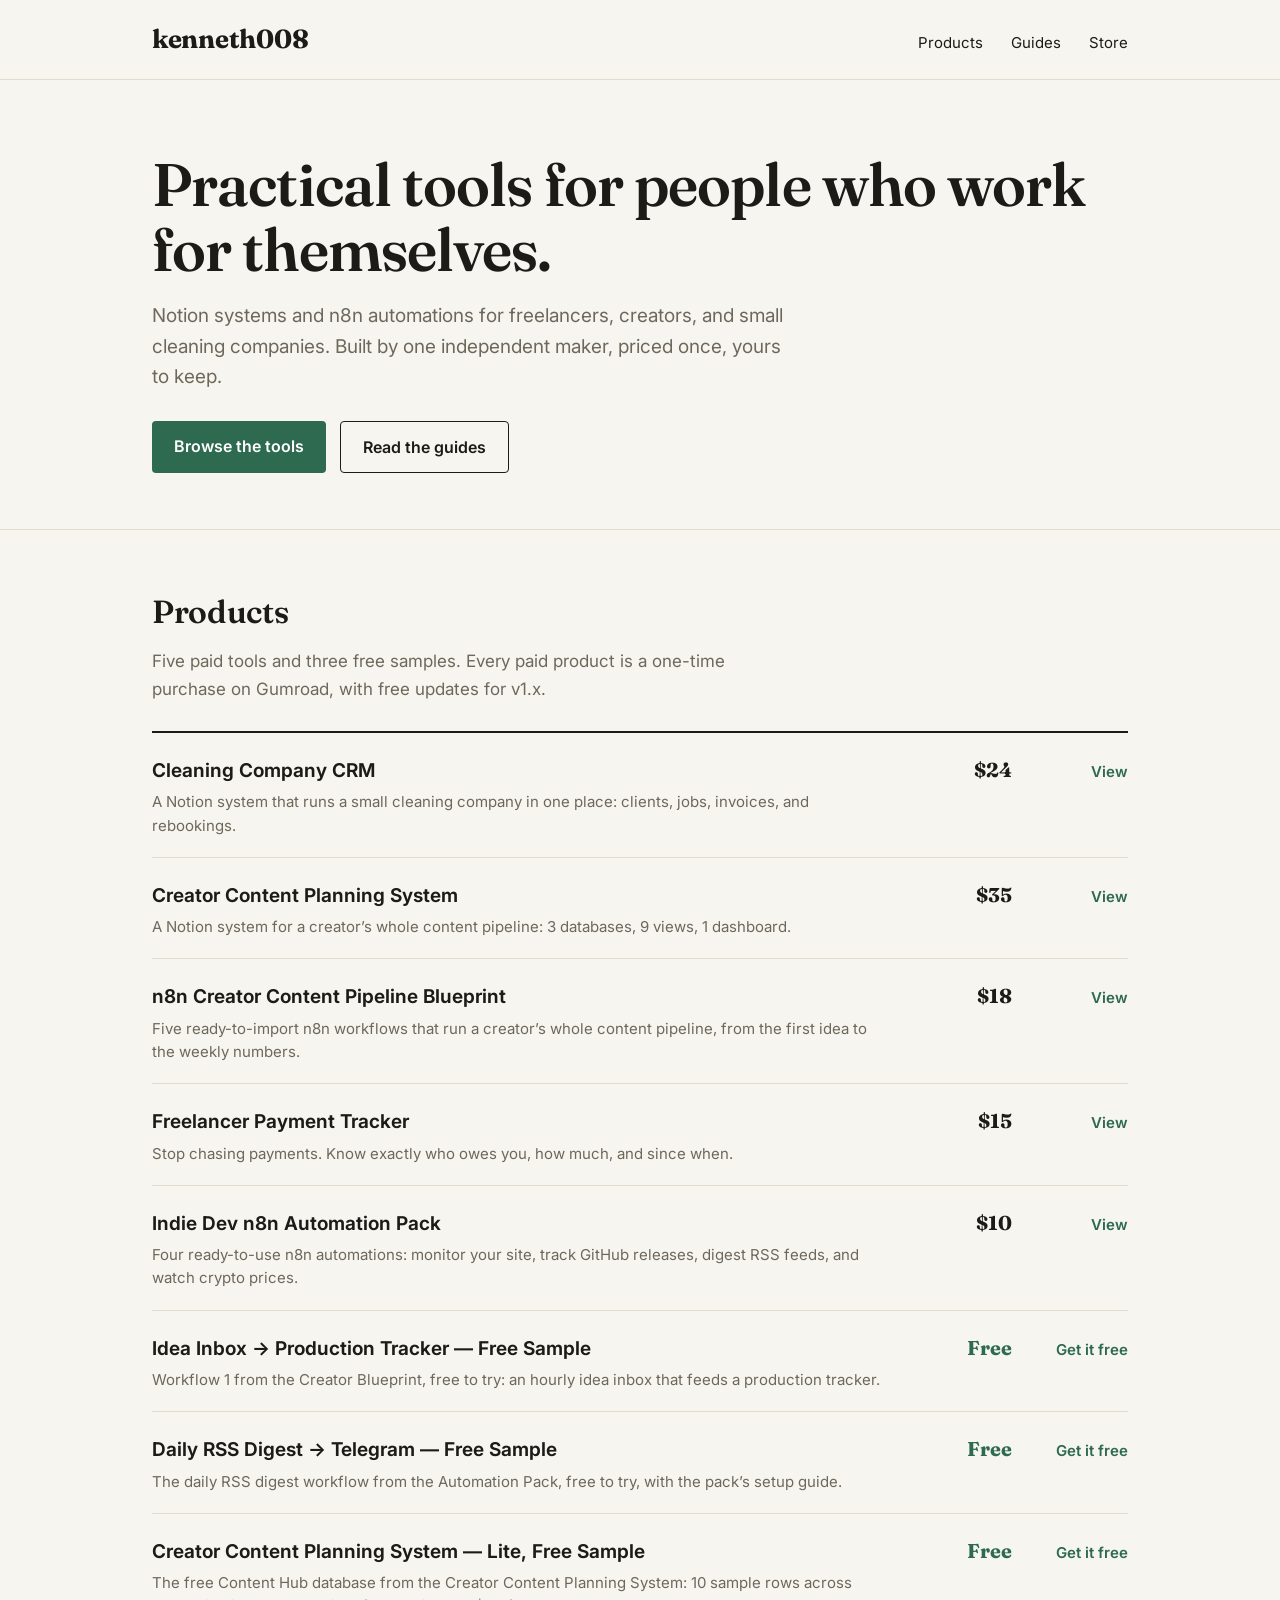
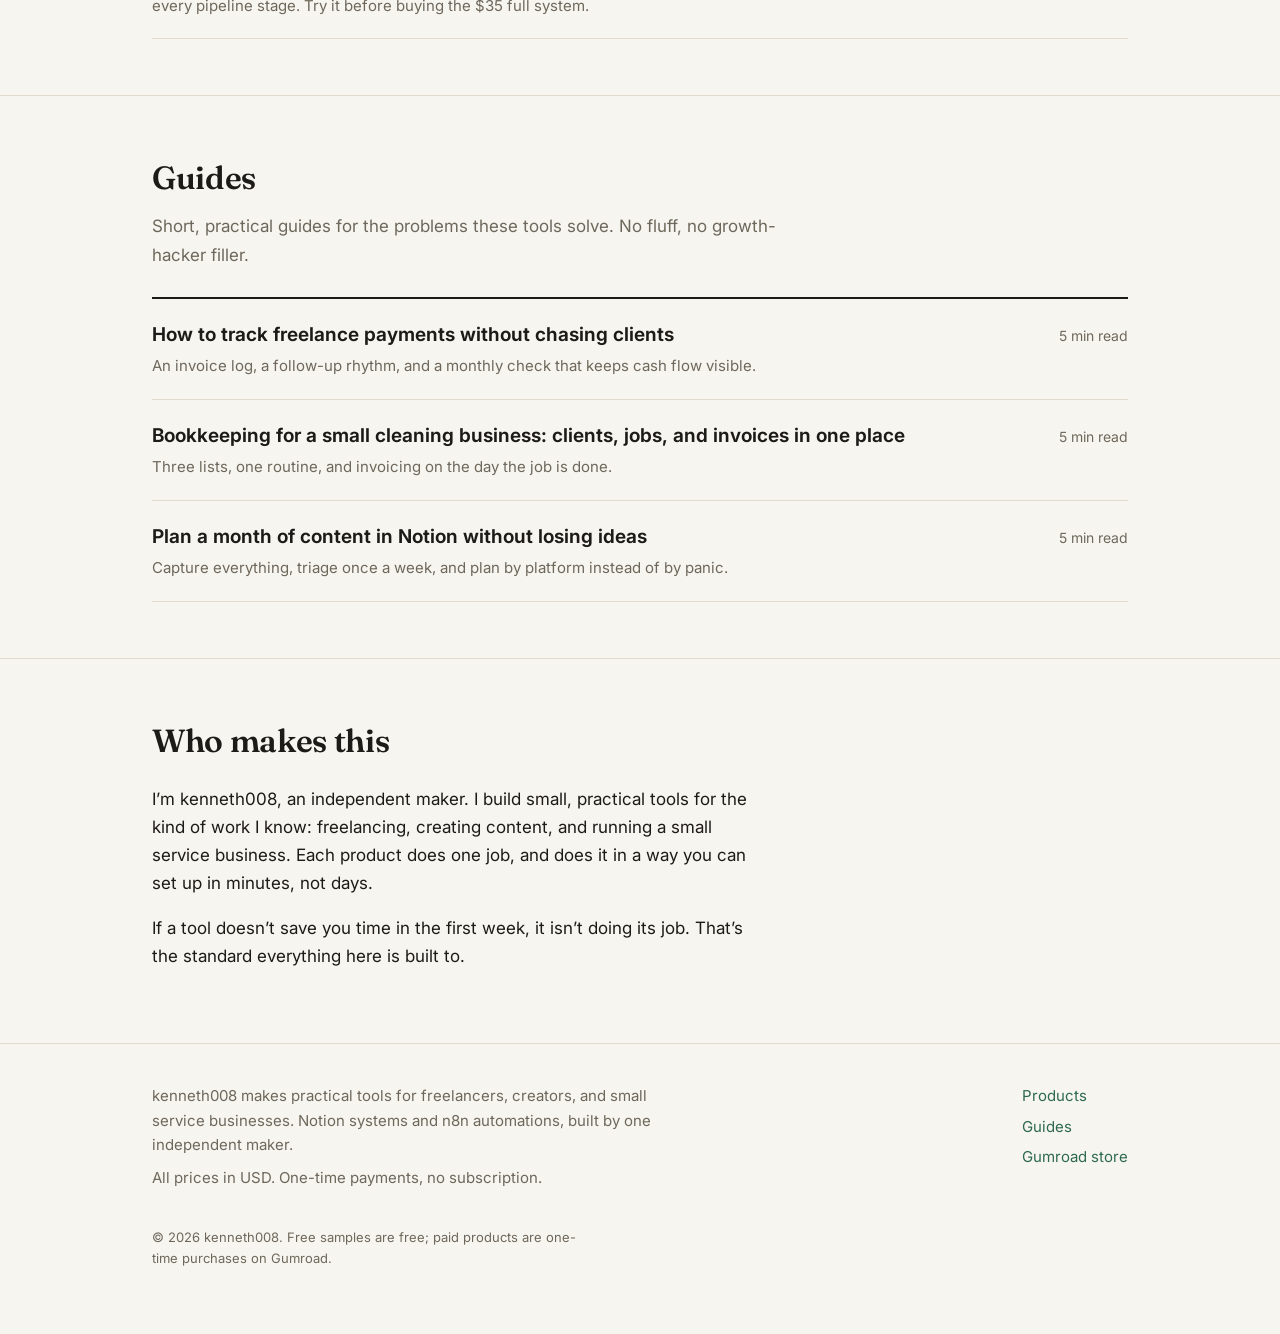
<file: index.html>
<!DOCTYPE html>
<html lang="en">
<head>
<meta charset="utf-8">
<meta name="viewport" content="width=device-width, initial-scale=1">
<title>kenneth008 — Practical tools for freelancers, creators & small businesses</title>
<meta name="description" content="Notion systems and n8n automations for freelancers, creators, and small cleaning companies. One-time payment, yours to keep.">
<link rel="canonical" href="https://00kenneth008-bit.github.io/">
<meta property="og:title" content="kenneth008 — Practical tools for freelancers, creators & small businesses">
<meta property="og:description" content="Notion systems and n8n automations for freelancers, creators, and small cleaning companies. One-time payment, yours to keep.">
<meta property="og:type" content="website">
<meta property="og:url" content="https://00kenneth008-bit.github.io/">
<link rel="stylesheet" href="/style.css">
<link rel="preconnect" href="https://fonts.googleapis.com">
<link rel="preconnect" href="https://fonts.gstatic.com" crossorigin>
<link href="https://fonts.googleapis.com/css2?family=Fraunces:opsz,wght@9..144,600;9..144,700&family=Inter:wght@400;500;600;700&display=swap" rel="stylesheet">
<script>
    !function(t,e){var o,n,p,r;e.__SV||(window.posthog=e,e._i=[],e.init=function(i,s,a){function g(t,e){var o=e.split(".");2==o.length&&(t=t[o[0]],e=o[1]),t[e]=function(){t.push([e].concat(Array.prototype.slice.call(arguments,0)))}}(p=t.createElement("script")).type="text/javascript",p.crossOrigin="anonymous",p.async=!0,p.src=s.api_host.replace(".i.posthog.com","-assets.i.posthog.com")+"/static/array.js",(r=t.getElementsByTagName("script")[0]).parentNode.insertBefore(p,r);var u=e;for(void 0!==a?u=e[a]=[]:a="posthog",u.people=u.people||[],u.toString=function(t){var e="posthog";return"posthog"!==a&&(e+="."+a),t||(e+=" (stub)"),e},u.people.toString=function(){return u.toString(1)+".people (stub)"},o="capture identify alias people.set people.set_once set_config register register_once unregister opt_out_capturing has_opted_out_capturing opt_in_capturing reset isFeatureEnabled onFeatureFlags getFeatureFlag getFeatureFlagPayload reloadFeatureFlags group updateEarlyAccessFeatureEnrollment getEarlyAccessFeatures getActiveMatchingSurveys getSurveys getNextSurveyStep onSessionId".split(" "),n=0;n<o.length;n++)g(u,o[n]);e._i.push([i,s,a])},e.__SV=1)}(document,window.posthog||[]);
    posthog.init('phc_teZSoRJkLD9UegpRngxfnKepbcznAVnAbzdjSgokRKZQ',{api_host:'https://us.posthog.com'})
</script>
</head>
<body>
<header class="top"><div class="wrap top-in">
<a class="wordmark" href="/">kenneth008</a>
<nav><a href="/#products">Products</a><a href="/#guides">Guides</a><a href="https://kennyverse4462.gumroad.com" target="_blank" rel="noopener">Store</a></nav>
</div></header>

<main>
<section class="hero"><div class="wrap">
<h1>Practical tools for people who work for themselves.</h1>
<p class="lede">Notion systems and n8n automations for freelancers, creators, and small cleaning companies. Built by one independent maker, priced once, yours to keep.</p>
<div class="actions">
<a class="btn" href="#products">Browse the tools</a>
<a class="btn-ghost" href="#guides">Read the guides</a>
</div>
</div></section>

<section class="block" id="products"><div class="wrap">
<h2>Products</h2>
<p class="section-note">Five paid tools and three free samples. Every paid product is a one-time purchase on Gumroad, with free updates for v1.x.</p>
<div class="ledger">
<div class="ledger-row"><div><h3><a href="/products/cleaning-company-crm/">Cleaning Company CRM</a></h3><p>A Notion system that runs a small cleaning company in one place: clients, jobs, invoices, and rebookings.</p></div><div class="ledger-price">$24</div><div class="ledger-link"><a href="/products/cleaning-company-crm/">View</a></div></div>
<div class="ledger-row"><div><h3><a href="/products/creator-content-planning-system/">Creator Content Planning System</a></h3><p>A Notion system for a creator&rsquo;s whole content pipeline: 3 databases, 9 views, 1 dashboard.</p></div><div class="ledger-price">$35</div><div class="ledger-link"><a href="/products/creator-content-planning-system/">View</a></div></div>
<div class="ledger-row"><div><h3><a href="/products/n8n-creator-blueprint/">n8n Creator Content Pipeline Blueprint</a></h3><p>Five ready-to-import n8n workflows that run a creator&rsquo;s whole content pipeline, from the first idea to the weekly numbers.</p></div><div class="ledger-price">$18</div><div class="ledger-link"><a href="/products/n8n-creator-blueprint/">View</a></div></div>
<div class="ledger-row"><div><h3><a href="/products/freelancer-payment-tracker/">Freelancer Payment Tracker</a></h3><p>Stop chasing payments. Know exactly who owes you, how much, and since when.</p></div><div class="ledger-price">$15</div><div class="ledger-link"><a href="/products/freelancer-payment-tracker/">View</a></div></div>
<div class="ledger-row"><div><h3><a href="/products/indie-dev-n8n-pack/">Indie Dev n8n Automation Pack</a></h3><p>Four ready-to-use n8n automations: monitor your site, track GitHub releases, digest RSS feeds, and watch crypto prices.</p></div><div class="ledger-price">$10</div><div class="ledger-link"><a href="/products/indie-dev-n8n-pack/">View</a></div></div>
<div class="ledger-row"><div><h3><a href="https://kennyverse4462.gumroad.com/l/idea-inbox-free-sample" target="_blank" rel="noopener">Idea Inbox &rarr; Production Tracker &mdash; Free Sample</a></h3><p>Workflow 1 from the Creator Blueprint, free to try: an hourly idea inbox that feeds a production tracker.</p></div><div class="ledger-price"><span class="free">Free</span></div><div class="ledger-link"><a href="https://kennyverse4462.gumroad.com/l/idea-inbox-free-sample" target="_blank" rel="noopener">Get it free</a></div></div>
<div class="ledger-row"><div><h3><a href="https://kennyverse4462.gumroad.com/l/rss-digest-free-sample" target="_blank" rel="noopener">Daily RSS Digest &rarr; Telegram &mdash; Free Sample</a></h3><p>The daily RSS digest workflow from the Automation Pack, free to try, with the pack&rsquo;s setup guide.</p></div><div class="ledger-price"><span class="free">Free</span></div><div class="ledger-link"><a href="https://kennyverse4462.gumroad.com/l/rss-digest-free-sample" target="_blank" rel="noopener">Get it free</a></div></div>
<div class="ledger-row"><div><h3><a href="https://kennyverse4462.gumroad.com/l/irsvr" target="_blank" rel="noopener">Creator Content Planning System &mdash; Lite, Free Sample</a></h3><p>The free Content Hub database from the Creator Content Planning System: 10 sample rows across every pipeline stage. Try it before buying the $35 full system.</p></div><div class="ledger-price"><span class="free">Free</span></div><div class="ledger-link"><a href="https://kennyverse4462.gumroad.com/l/irsvr" target="_blank" rel="noopener">Get it free</a></div></div>
</div>
</div></section>

<section class="block" id="guides"><div class="wrap">
<h2>Guides</h2>
<p class="section-note">Short, practical guides for the problems these tools solve. No fluff, no growth-hacker filler.</p>
<div>
<div class="guide-row"><div><h3><a href="/guides/freelance-payment-tracking/">How to track freelance payments without chasing clients</a></h3><p>An invoice log, a follow-up rhythm, and a monthly check that keeps cash flow visible.</p></div><div class="mins">5 min read</div></div>
<div class="guide-row"><div><h3><a href="/guides/cleaning-business-bookkeeping/">Bookkeeping for a small cleaning business: clients, jobs, and invoices in one place</a></h3><p>Three lists, one routine, and invoicing on the day the job is done.</p></div><div class="mins">5 min read</div></div>
<div class="guide-row"><div><h3><a href="/guides/notion-content-planning/">Plan a month of content in Notion without losing ideas</a></h3><p>Capture everything, triage once a week, and plan by platform instead of by panic.</p></div><div class="mins">5 min read</div></div>
</div>
</div></section>

<section class="block about"><div class="wrap">
<h2>Who makes this</h2>
<p>I&rsquo;m kenneth008, an independent maker. I build small, practical tools for the kind of work I know: freelancing, creating content, and running a small service business. Each product does one job, and does it in a way you can set up in minutes, not days.</p>
<p>If a tool doesn&rsquo;t save you time in the first week, it isn&rsquo;t doing its job. That&rsquo;s the standard everything here is built to.</p>
</div></section>
</main>
<footer><div class="wrap">
<div class="foot-grid">
<div>
<p>kenneth008 makes practical tools for freelancers, creators, and small service businesses. Notion systems and n8n automations, built by one independent maker.</p>
<p>All prices in USD. One-time payments, no subscription.</p>
</div>
<nav>
<a href="/#products">Products</a>
<a href="/#guides">Guides</a>
<a href="https://kennyverse4462.gumroad.com" target="_blank" rel="noopener">Gumroad store</a>
</nav>
</div>
<p class="fine">&copy; 2026 kenneth008. Free samples are free; paid products are one-time purchases on Gumroad.</p>
</div></footer>
</body>
</html>
</file>
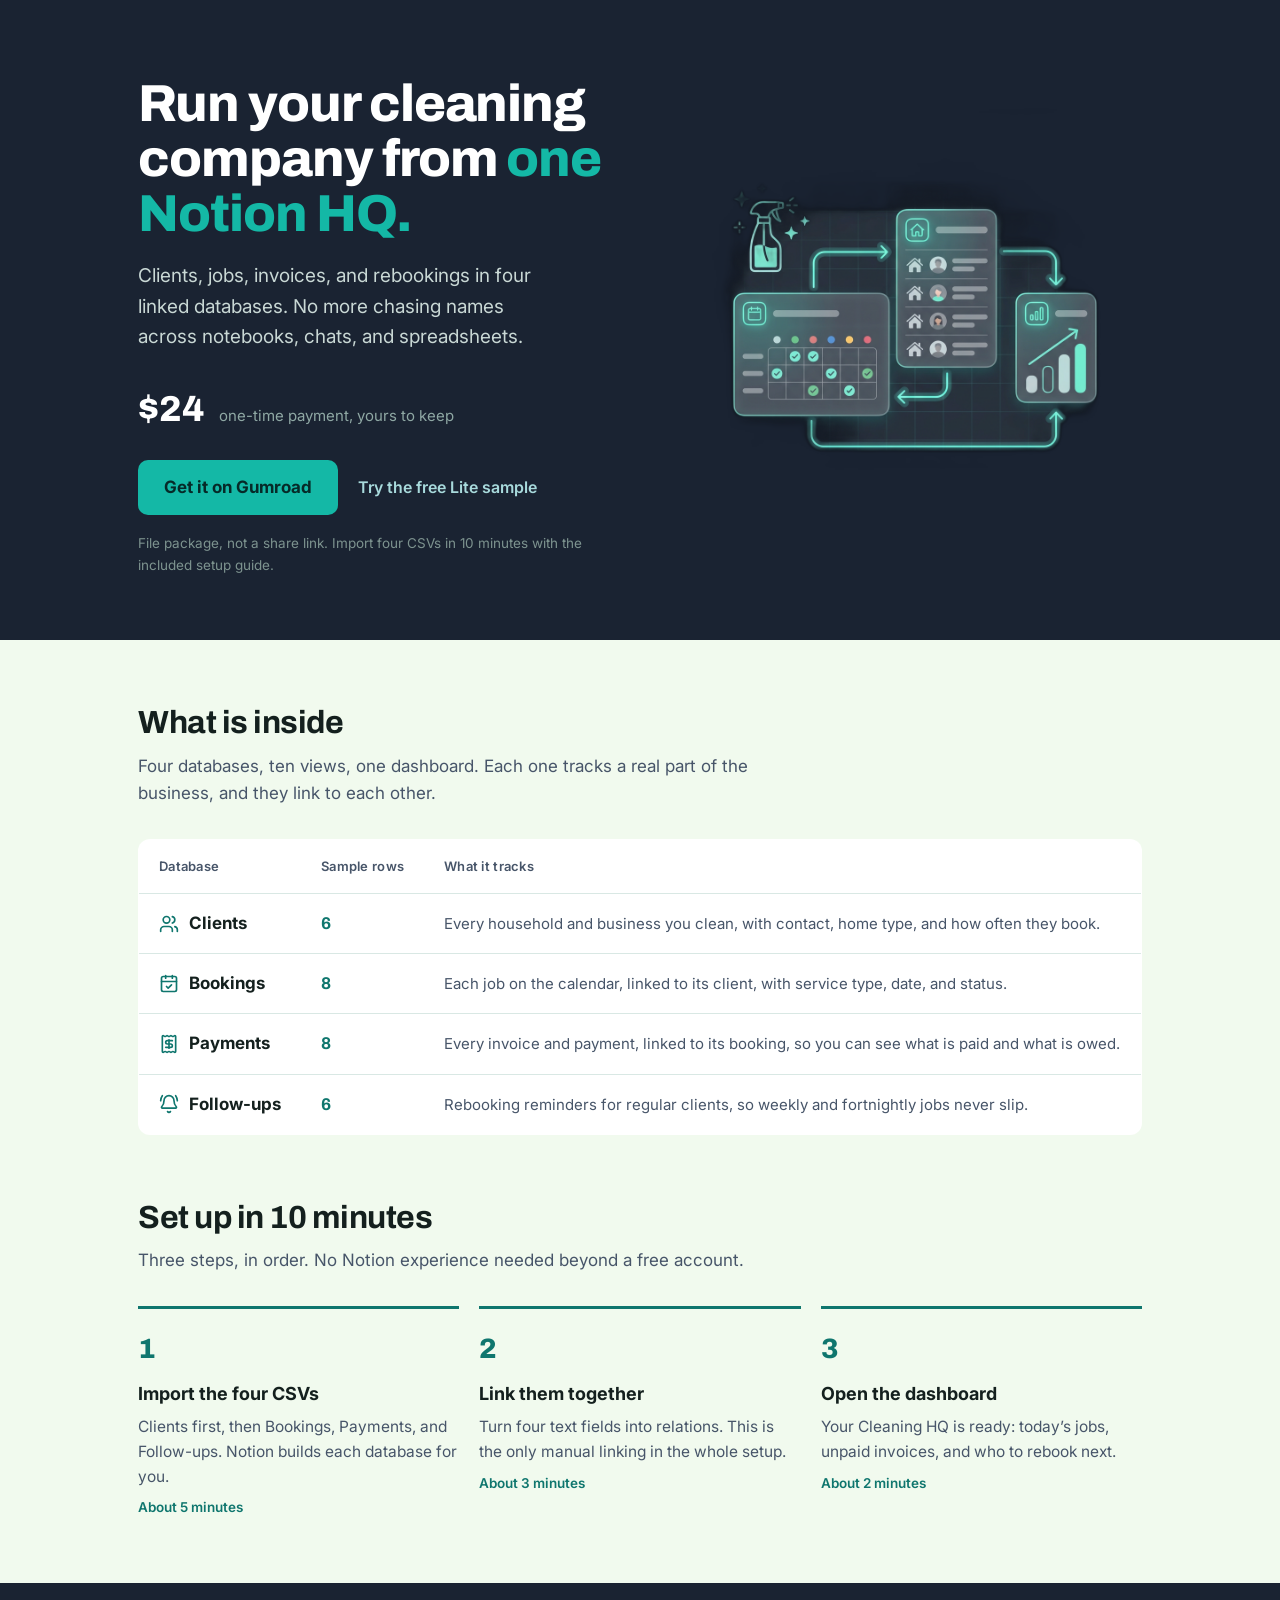
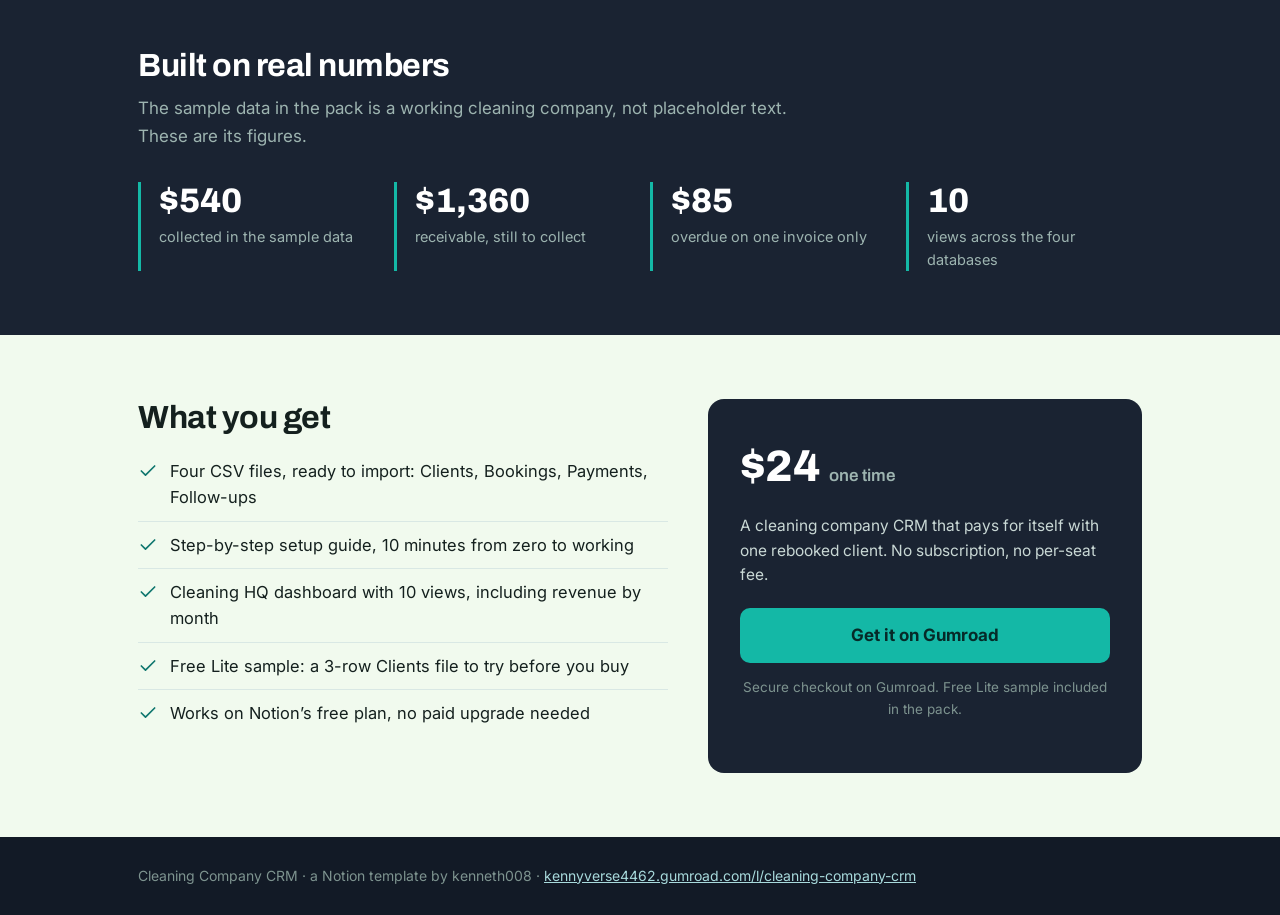
<file: cleaning-crm/index.html>
<!DOCTYPE html>
<html lang="en">
<head>
<meta charset="UTF-8">
<meta name="viewport" content="width=device-width, initial-scale=1.0">
<title>Cleaning Company CRM — a Notion HQ for your cleaning business</title>
<link rel="preconnect" href="https://fonts.googleapis.com">
<link rel="preconnect" href="https://fonts.gstatic.com" crossorigin>
<link href="https://fonts.googleapis.com/css2?family=Archivo:wght@600;700;800&family=Inter:wght@400;500;600;700&display=swap" rel="stylesheet">
<style>
  :root{
    --navy:#1a2332; --navy-deep:#121a26; --teal:#0F766E; --teal-bright:#14B8A6;
    --sky:#0369A1; --seafoam:#a8dadc; --paper:#f1faee; --ink:#14201E;
    --muted:#475569; --line:#d9e8e4; --card:#ffffff;
  }
  *{box-sizing:border-box; margin:0; padding:0;}
  body{font-family:"Inter",system-ui,sans-serif; background:var(--paper); color:var(--ink);
    font-size:17px; line-height:1.6; -webkit-font-smoothing:antialiased;}
  a{color:var(--teal);}
  .wrap{max-width:1060px; margin:0 auto; padding:0 28px;}
  /* ---------- hero ---------- */
  .hero{background:var(--navy); color:#f1faee; padding:76px 0 64px;}
  .hero-grid{display:grid; grid-template-columns:1.05fr 0.95fr; gap:48px; align-items:center;}
  .hero h1{font-family:"Archivo",sans-serif; font-weight:800; font-size:52px; line-height:1.06;
    letter-spacing:-0.02em; color:#ffffff;}
  .hero h1 em{font-style:normal; color:var(--teal-bright);}
  .hero .lede{margin-top:20px; font-size:19px; line-height:1.6; color:#c9d8d5; max-width:34ch;}
  .hero .price-row{display:flex; align-items:baseline; gap:14px; margin-top:28px;}
  .hero .price{font-family:"Archivo",sans-serif; font-weight:800; font-size:36px; color:#ffffff;}
  .hero .price-note{font-size:15px; color:#8fa8a4;}
  .cta-row{display:flex; gap:14px; margin-top:22px; flex-wrap:wrap; align-items:center;}
  .btn{display:inline-flex; align-items:center; gap:8px; background:var(--teal-bright); color:#062a28;
    font-weight:700; font-size:17px; padding:14px 26px; border-radius:10px; text-decoration:none;
    border:0; cursor:pointer;}
  .btn:hover{background:#2dd4bf;}
  .btn-ghost{display:inline-flex; align-items:center; gap:8px; color:#a8dadc; font-weight:600;
    font-size:16px; text-decoration:none; padding:14px 6px;}
  .btn-ghost:hover{color:#ffffff;}
  .hero-art img{width:100%; height:auto; display:block;}
  .hero .fine{margin-top:18px; font-size:13.5px; color:#7d938f;}
  /* ---------- sections ---------- */
  section{padding:64px 0;}
  section h2{font-family:"Archivo",sans-serif; font-weight:700; font-size:32px;
    letter-spacing:-0.015em; line-height:1.2; margin-bottom:10px;}
  section .sub{color:var(--muted); font-size:17px; max-width:62ch; margin-bottom:32px;}
  /* ---------- databases table ---------- */
  table{width:100%; border-collapse:collapse; background:var(--card); border:1px solid var(--line);
    border-radius:12px; overflow:hidden;}
  th,td{text-align:left; padding:16px 20px; vertical-align:top; border-bottom:1px solid var(--line);}
  tr:last-child td{border-bottom:0;}
  th{font-size:13px; font-weight:600; color:var(--muted); letter-spacing:0.02em;}
  td .db-name{font-weight:700; font-size:17px; display:flex; align-items:center; gap:10px;}
  td .db-name svg{width:20px; height:20px; color:var(--teal); flex:none;}
  td .rows{font-family:"Archivo",sans-serif; font-weight:700; font-size:17px; color:var(--teal);}
  td p{color:var(--muted); font-size:15px; margin-top:2px;}
  /* ---------- setup steps ---------- */
  .steps{display:grid; grid-template-columns:repeat(3,1fr); gap:20px;}
  .step{border-top:3px solid var(--teal); padding-top:18px;}
  .step .n{font-family:"Archivo",sans-serif; font-weight:800; font-size:28px; color:var(--teal);}
  .step h3{font-size:18px; margin:8px 0 6px;}
  .step p{color:var(--muted); font-size:15.5px;}
  .step .time{font-size:13.5px; font-weight:600; color:var(--teal); margin-top:8px;}
  /* ---------- numbers ---------- */
  .numbers{background:var(--navy); color:#f1faee;}
  .numbers h2{color:#ffffff;}
  .numbers .sub{color:#9db4b0;}
  .num-grid{display:grid; grid-template-columns:repeat(4,1fr); gap:20px;}
  .num{border-left:3px solid var(--teal-bright); padding-left:18px;}
  .num .v{font-family:"Archivo",sans-serif; font-weight:800; font-size:34px; color:#ffffff; line-height:1.1;}
  .num .k{font-size:14.5px; color:#9db4b0; margin-top:6px;}
  /* ---------- buy ---------- */
  .buy-grid{display:grid; grid-template-columns:1.1fr 0.9fr; gap:40px; align-items:start;}
  .check-list{list-style:none;}
  .check-list li{display:flex; gap:12px; align-items:flex-start; padding:10px 0;
    border-bottom:1px solid var(--line); font-size:16.5px;}
  .check-list li:last-child{border-bottom:0;}
  .check-list svg{width:20px; height:20px; color:var(--teal); flex:none; margin-top:3px;}
  .buy-card{background:var(--navy); color:#f1faee; border-radius:16px; padding:32px;}
  .buy-card .p{font-family:"Archivo",sans-serif; font-weight:800; font-size:44px; color:#fff;}
  .buy-card .p span{font-size:17px; font-weight:600; color:#9db4b0;}
  .buy-card p{color:#c9d8d5; font-size:15.5px; margin:12px 0 20px;}
  .buy-card .btn{width:100%; justify-content:center;}
  .buy-card .fine{margin-top:14px; font-size:13.5px; color:#7d938f; text-align:center;}
  footer{background:var(--navy-deep); color:#7d938f; padding:28px 0; font-size:14px;}
  footer a{color:#a8dadc;}
  @media (max-width:820px){
    .hero-grid,.buy-grid{grid-template-columns:1fr;}
    .hero h1{font-size:38px;}
    .steps{grid-template-columns:1fr;}
    .num-grid{grid-template-columns:repeat(2,1fr);}
    section{padding:48px 0;}
    .hero-art{order:-1;}
    .hero-art img{max-width:420px; margin:0 auto;}
  }
</style>
</head>
<body>

<header class="hero">
  <div class="wrap hero-grid">
    <div>
      <h1>Run your cleaning company from <em>one Notion HQ.</em></h1>
      <p class="lede">Clients, jobs, invoices, and rebookings in four linked databases. No more chasing names across notebooks, chats, and spreadsheets.</p>
      <div class="price-row">
        <span class="price">$24</span>
        <span class="price-note">one-time payment, yours to keep</span>
      </div>
      <div class="cta-row">
        <a class="btn" href="https://kennyverse4462.gumroad.com/l/cleaning-company-crm">Get it on Gumroad</a>
        <a class="btn-ghost" href="https://kennyverse4462.gumroad.com/l/cleaning-company-crm">Try the free Lite sample</a>
      </div>
      <p class="fine">File package, not a share link. Import four CSVs in 10 minutes with the included setup guide.</p>
    </div>
    <div class="hero-art">
      <img src="cover-illustration-transparent.png" alt="Cleaning Company CRM: spray bottle, schedule, client list, and revenue chart linked together">
    </div>
  </div>
</header>

<section>
  <div class="wrap">
    <h2>What is inside</h2>
    <p class="sub">Four databases, ten views, one dashboard. Each one tracks a real part of the business, and they link to each other.</p>
    <table>
      <thead>
        <tr><th>Database</th><th>Sample rows</th><th>What it tracks</th></tr>
      </thead>
      <tbody>
        <tr>
          <td><span class="db-name"><svg class="lucide lucide-users" xmlns="http://www.w3.org/2000/svg" width="20" height="20" viewBox="0 0 24 24" fill="none" stroke="currentColor" stroke-width="2" stroke-linecap="round" stroke-linejoin="round" ><path d="M16 21v-2a4 4 0 0 0-4-4H6a4 4 0 0 0-4 4v2" /><path d="M16 3.128a4 4 0 0 1 0 7.744" /><path d="M22 21v-2a4 4 0 0 0-3-3.87" /><circle cx="9" cy="7" r="4" /></svg>Clients</span></td>
          <td><span class="rows">6</span></td>
          <td><p>Every household and business you clean, with contact, home type, and how often they book.</p></td>
        </tr>
        <tr>
          <td><span class="db-name"><svg class="lucide lucide-calendar-check" xmlns="http://www.w3.org/2000/svg" width="20" height="20" viewBox="0 0 24 24" fill="none" stroke="currentColor" stroke-width="2" stroke-linecap="round" stroke-linejoin="round" ><path d="M8 2v3" /><path d="M16 2v3" /><rect x="3" y="3" width="18" height="18" rx="2" /><path d="M3 9h18" /><path d="m9 15 2 2 4-4" /></svg>Bookings</span></td>
          <td><span class="rows">8</span></td>
          <td><p>Each job on the calendar, linked to its client, with service type, date, and status.</p></td>
        </tr>
        <tr>
          <td><span class="db-name"><svg class="lucide lucide-receipt" xmlns="http://www.w3.org/2000/svg" width="20" height="20" viewBox="0 0 24 24" fill="none" stroke="currentColor" stroke-width="2" stroke-linecap="round" stroke-linejoin="round" ><path d="M12 17V7" /><path d="M16 8h-6a2 2 0 0 0 0 4h4a2 2 0 0 1 0 4H8" /><path d="M4 3a1 1 0 0 1 1-1 1.3 1.3 0 0 1 .7.2l.933.6a1.3 1.3 0 0 0 1.4 0l.934-.6a1.3 1.3 0 0 1 1.4 0l.933.6a1.3 1.3 0 0 0 1.4 0l.933-.6a1.3 1.3 0 0 1 1.4 0l.934.6a1.3 1.3 0 0 0 1.4 0l.933-.6A1.3 1.3 0 0 1 19 2a1 1 0 0 1 1 1v18a1 1 0 0 1-1 1 1.3 1.3 0 0 1-.7-.2l-.933-.6a1.3 1.3 0 0 0-1.4 0l-.934.6a1.3 1.3 0 0 1-1.4 0l-.933-.6a1.3 1.3 0 0 0-1.4 0l-.933.6a1.3 1.3 0 0 1-1.4 0l-.934-.6a1.3 1.3 0 0 0-1.4 0l-.933.6a1.3 1.3 0 0 1-.7.2 1 1 0 0 1-1-1z" /></svg>Payments</span></td>
          <td><span class="rows">8</span></td>
          <td><p>Every invoice and payment, linked to its booking, so you can see what is paid and what is owed.</p></td>
        </tr>
        <tr>
          <td><span class="db-name"><svg class="lucide lucide-bell-ring" xmlns="http://www.w3.org/2000/svg" width="20" height="20" viewBox="0 0 24 24" fill="none" stroke="currentColor" stroke-width="2" stroke-linecap="round" stroke-linejoin="round" ><path d="M10.268 21a2 2 0 0 0 3.464 0" /><path d="M22 8c0-2.3-.8-4.3-2-6" /><path d="M3.262 15.326A1 1 0 0 0 4 17h16a1 1 0 0 0 .74-1.673C19.41 13.956 18 12.499 18 8A6 6 0 0 0 6 8c0 4.499-1.411 5.956-2.738 7.326" /><path d="M4 2C2.8 3.7 2 5.7 2 8" /></svg>Follow-ups</span></td>
          <td><span class="rows">6</span></td>
          <td><p>Rebooking reminders for regular clients, so weekly and fortnightly jobs never slip.</p></td>
        </tr>
      </tbody>
    </table>
  </div>
</section>

<section style="padding-top:0;">
  <div class="wrap">
    <h2>Set up in 10 minutes</h2>
    <p class="sub">Three steps, in order. No Notion experience needed beyond a free account.</p>
    <div class="steps">
      <div class="step">
        <div class="n">1</div>
        <h3>Import the four CSVs</h3>
        <p>Clients first, then Bookings, Payments, and Follow-ups. Notion builds each database for you.</p>
        <div class="time">About 5 minutes</div>
      </div>
      <div class="step">
        <div class="n">2</div>
        <h3>Link them together</h3>
        <p>Turn four text fields into relations. This is the only manual linking in the whole setup.</p>
        <div class="time">About 3 minutes</div>
      </div>
      <div class="step">
        <div class="n">3</div>
        <h3>Open the dashboard</h3>
        <p>Your Cleaning HQ is ready: today&rsquo;s jobs, unpaid invoices, and who to rebook next.</p>
        <div class="time">About 2 minutes</div>
      </div>
    </div>
  </div>
</section>

<section class="numbers">
  <div class="wrap">
    <h2>Built on real numbers</h2>
    <p class="sub">The sample data in the pack is a working cleaning company, not placeholder text. These are its figures.</p>
    <div class="num-grid">
      <div class="num"><div class="v">$540</div><div class="k">collected in the sample data</div></div>
      <div class="num"><div class="v">$1,360</div><div class="k">receivable, still to collect</div></div>
      <div class="num"><div class="v">$85</div><div class="k">overdue on one invoice only</div></div>
      <div class="num"><div class="v">10</div><div class="k">views across the four databases</div></div>
    </div>
  </div>
</section>

<section>
  <div class="wrap buy-grid">
    <div>
      <h2>What you get</h2>
      <ul class="check-list">
        <li><svg class="lucide lucide-check" xmlns="http://www.w3.org/2000/svg" width="20" height="20" viewBox="0 0 24 24" fill="none" stroke="currentColor" stroke-width="2" stroke-linecap="round" stroke-linejoin="round" ><path d="M20 6 9 17l-5-5" /></svg><span>Four CSV files, ready to import: Clients, Bookings, Payments, Follow-ups</span></li>
        <li><svg class="lucide lucide-check" xmlns="http://www.w3.org/2000/svg" width="20" height="20" viewBox="0 0 24 24" fill="none" stroke="currentColor" stroke-width="2" stroke-linecap="round" stroke-linejoin="round" ><path d="M20 6 9 17l-5-5" /></svg><span>Step-by-step setup guide, 10 minutes from zero to working</span></li>
        <li><svg class="lucide lucide-check" xmlns="http://www.w3.org/2000/svg" width="20" height="20" viewBox="0 0 24 24" fill="none" stroke="currentColor" stroke-width="2" stroke-linecap="round" stroke-linejoin="round" ><path d="M20 6 9 17l-5-5" /></svg><span>Cleaning HQ dashboard with 10 views, including revenue by month</span></li>
        <li><svg class="lucide lucide-check" xmlns="http://www.w3.org/2000/svg" width="20" height="20" viewBox="0 0 24 24" fill="none" stroke="currentColor" stroke-width="2" stroke-linecap="round" stroke-linejoin="round" ><path d="M20 6 9 17l-5-5" /></svg><span>Free Lite sample: a 3-row Clients file to try before you buy</span></li>
        <li><svg class="lucide lucide-check" xmlns="http://www.w3.org/2000/svg" width="20" height="20" viewBox="0 0 24 24" fill="none" stroke="currentColor" stroke-width="2" stroke-linecap="round" stroke-linejoin="round" ><path d="M20 6 9 17l-5-5" /></svg><span>Works on Notion&rsquo;s free plan, no paid upgrade needed</span></li>
      </ul>
    </div>
    <div class="buy-card">
      <div class="p">$24 <span>one time</span></div>
      <p>A cleaning company CRM that pays for itself with one rebooked client. No subscription, no per-seat fee.</p>
      <a class="btn" href="https://kennyverse4462.gumroad.com/l/cleaning-company-crm">Get it on Gumroad</a>
      <p class="fine">Secure checkout on Gumroad. Free Lite sample included in the pack.</p>
    </div>
  </div>
</section>

<footer>
  <div class="wrap">
    Cleaning Company CRM &middot; a Notion template by kenneth008 &middot; <a href="https://kennyverse4462.gumroad.com/l/cleaning-company-crm">kennyverse4462.gumroad.com/l/cleaning-company-crm</a>
  </div>
</footer>

</body>
</html>
</file>
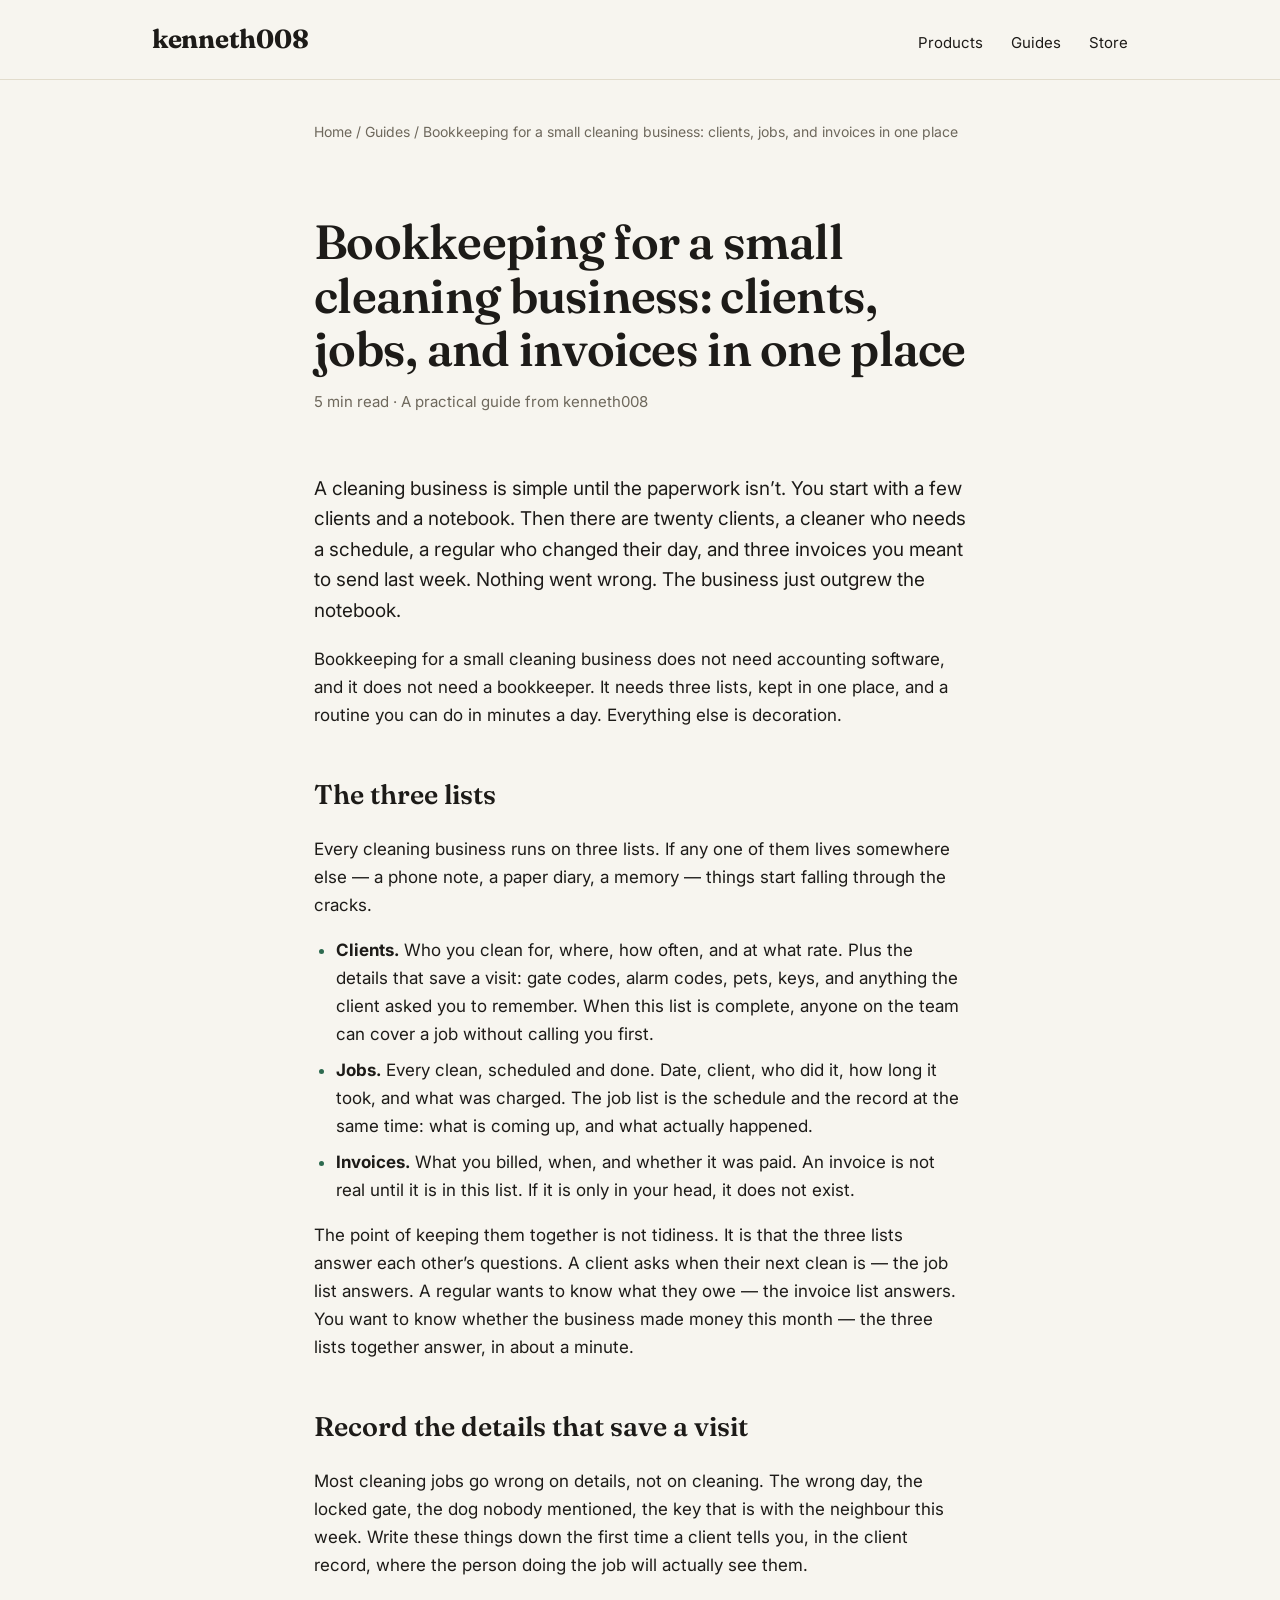
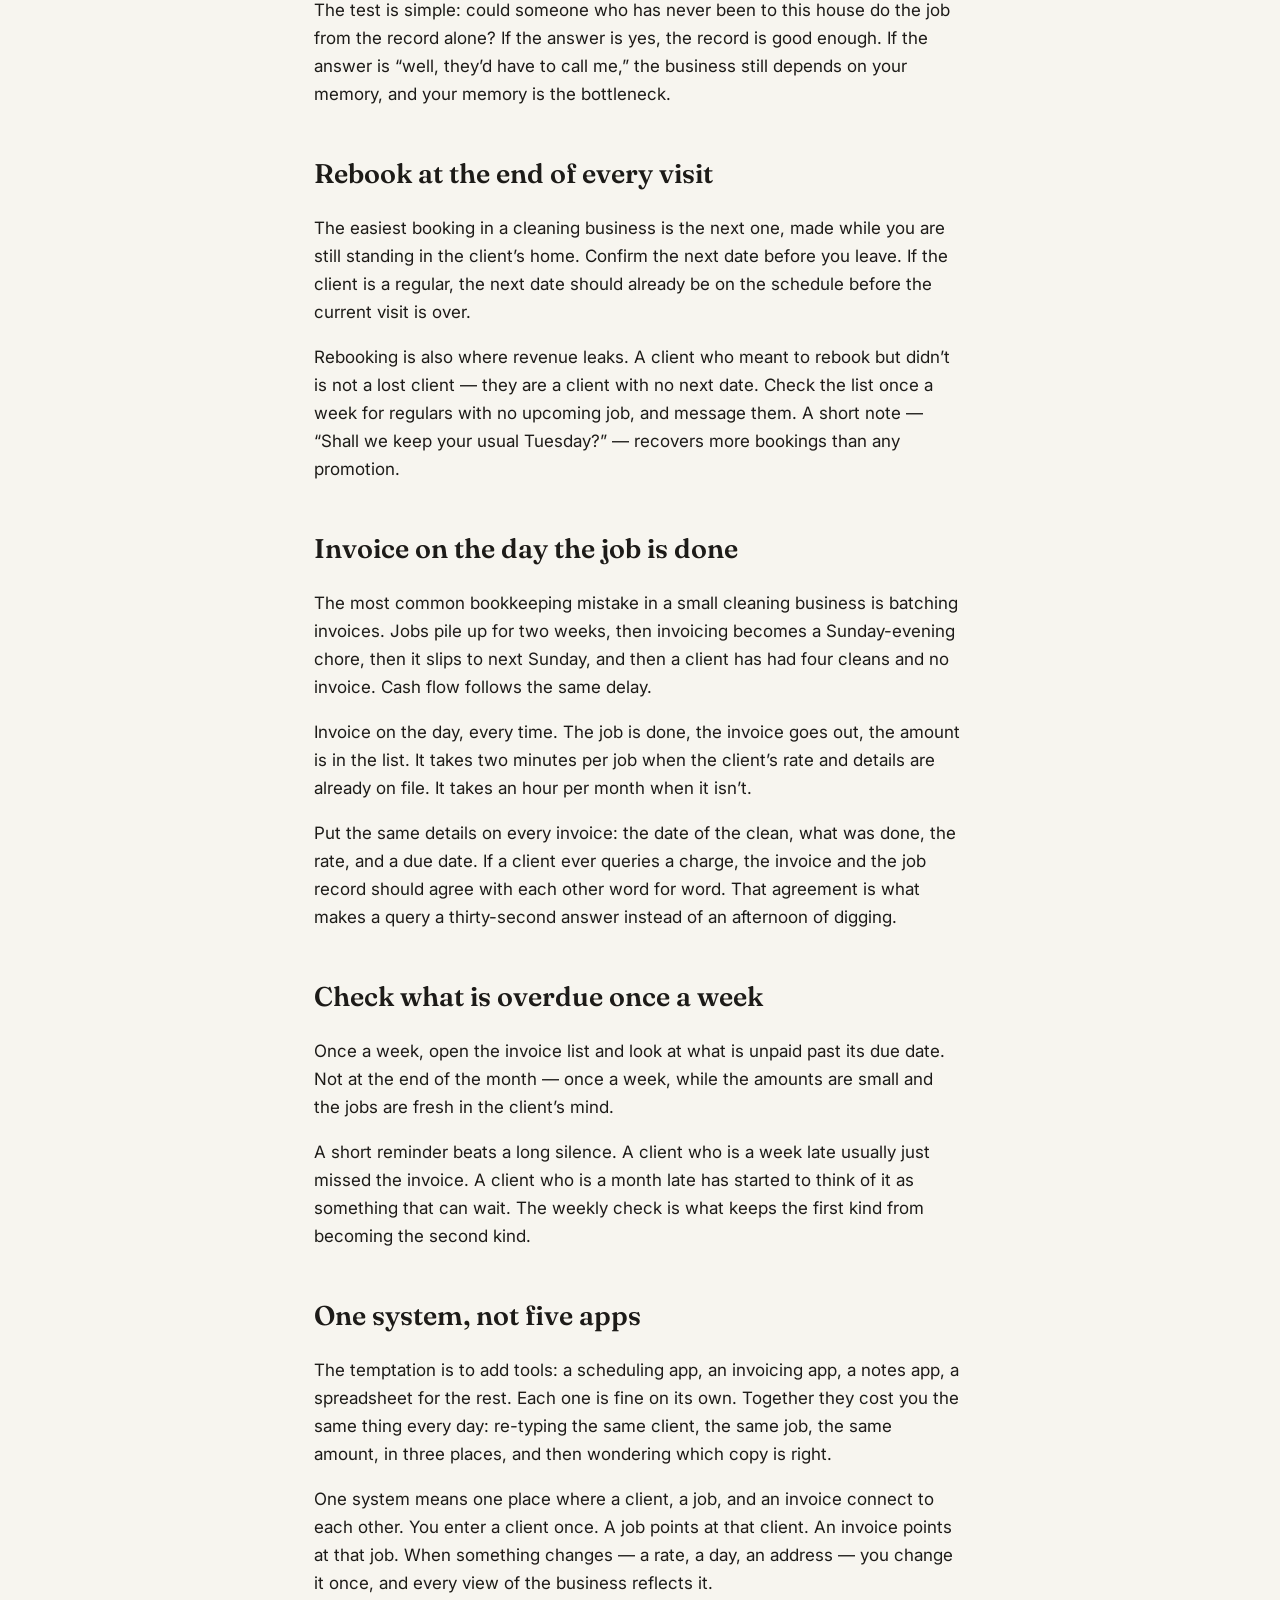
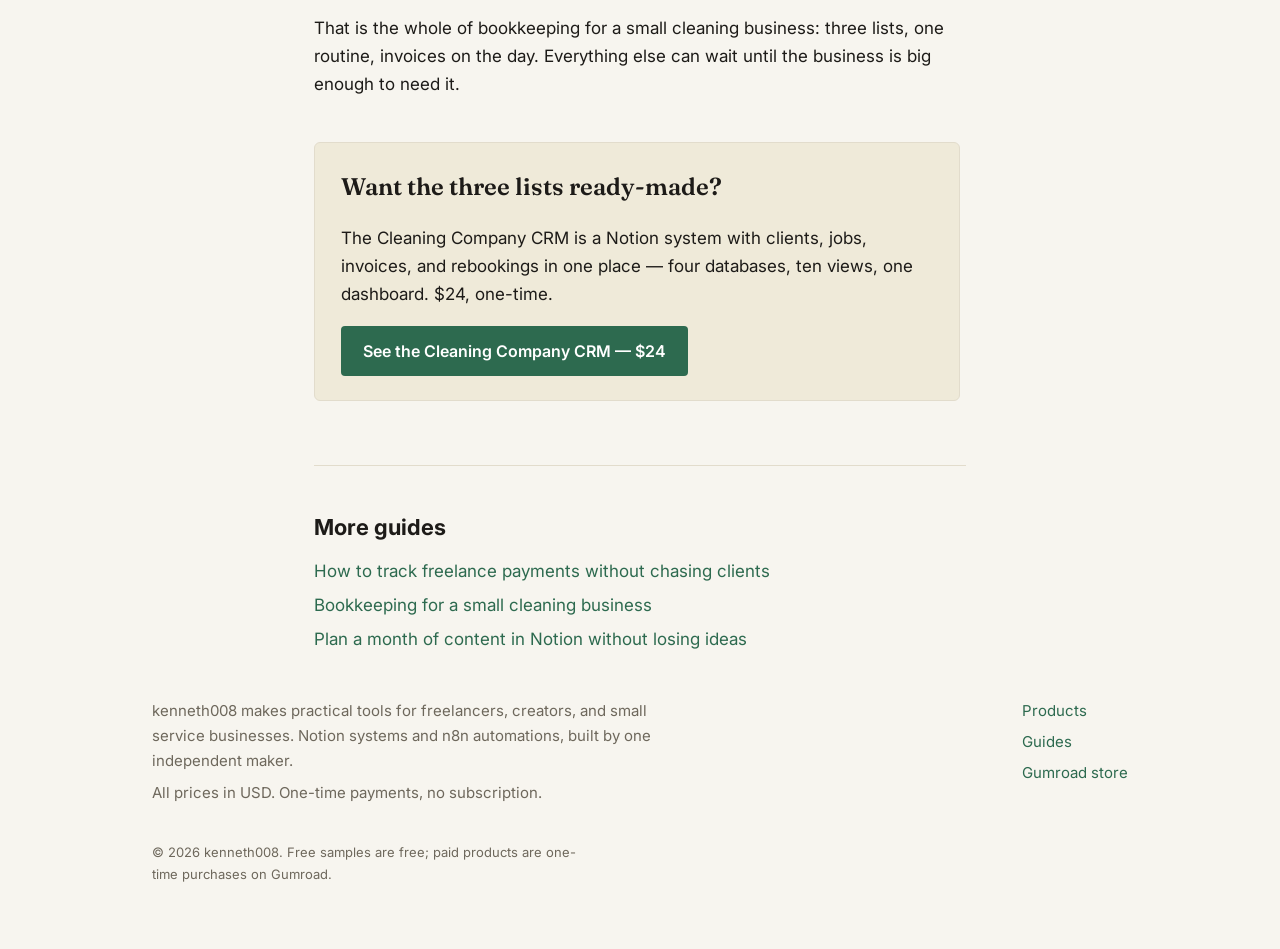
<file: guides/cleaning-business-bookkeeping/index.html>
<!DOCTYPE html>
<html lang="en">
<head>
<meta charset="utf-8">
<meta name="viewport" content="width=device-width, initial-scale=1">
<title>Bookkeeping for a small cleaning business: clients, jobs, and invoices in one place — kenneth008</title>
<meta name="description" content="Three lists, one routine, and invoicing on the day the job is done — bookkeeping for a small cleaning business that stays simple as you grow.">
<link rel="canonical" href="https://00kenneth008-bit.github.io/guides/cleaning-business-bookkeeping/">
<meta property="og:title" content="Bookkeeping for a small cleaning business: clients, jobs, and invoices in one place — kenneth008">
<meta property="og:description" content="Three lists, one routine, and invoicing on the day the job is done — bookkeeping for a small cleaning business that stays simple as you grow.">
<meta property="og:type" content="article">
<meta property="og:url" content="https://00kenneth008-bit.github.io/guides/cleaning-business-bookkeeping/">
<link rel="stylesheet" href="/style.css">
<link rel="preconnect" href="https://fonts.googleapis.com">
<link rel="preconnect" href="https://fonts.gstatic.com" crossorigin>
<link href="https://fonts.googleapis.com/css2?family=Fraunces:opsz,wght@9..144,600;9..144,700&family=Inter:wght@400;500;600;700&display=swap" rel="stylesheet">
<script>
    !function(t,e){var o,n,p,r;e.__SV||(window.posthog=e,e._i=[],e.init=function(i,s,a){function g(t,e){var o=e.split(".");2==o.length&&(t=t[o[0]],e=o[1]),t[e]=function(){t.push([e].concat(Array.prototype.slice.call(arguments,0)))}}(p=t.createElement("script")).type="text/javascript",p.crossOrigin="anonymous",p.async=!0,p.src=s.api_host.replace(".i.posthog.com","-assets.i.posthog.com")+"/static/array.js",(r=t.getElementsByTagName("script")[0]).parentNode.insertBefore(p,r);var u=e;for(void 0!==a?u=e[a]=[]:a="posthog",u.people=u.people||[],u.toString=function(t){var e="posthog";return"posthog"!==a&&(e+="."+a),t||(e+=" (stub)"),e},u.people.toString=function(){return u.toString(1)+".people (stub)"},o="capture identify alias people.set people.set_once set_config register register_once unregister opt_out_capturing has_opted_out_capturing opt_in_capturing reset isFeatureEnabled onFeatureFlags getFeatureFlag getFeatureFlagPayload reloadFeatureFlags group updateEarlyAccessFeatureEnrollment getEarlyAccessFeatures getActiveMatchingSurveys getSurveys getNextSurveyStep onSessionId".split(" "),n=0;n<o.length;n++)g(u,o[n]);e._i.push([i,s,a])},e.__SV=1)}(document,window.posthog||[]);
    posthog.init('phc_teZSoRJkLD9UegpRngxfnKepbcznAVnAbzdjSgokRKZQ',{api_host:'https://us.posthog.com'})
</script>
</head>
<body>
<header class="top"><div class="wrap top-in">
<a class="wordmark" href="/">kenneth008</a>
<nav><a href="/#products">Products</a><a href="/#guides">Guides</a><a href="https://kennyverse4462.gumroad.com" target="_blank" rel="noopener">Store</a></nav>
</div></header>

<main><div class="wrap narrow">
<p class="crumb"><a href="/">Home</a> / <a href="/#guides">Guides</a> / Bookkeeping for a small cleaning business: clients, jobs, and invoices in one place</p>
<div class="article-head">
<h1>Bookkeeping for a small cleaning business: clients, jobs, and invoices in one place</h1>
<p class="article-meta">5 min read &middot; A practical guide from kenneth008</p>
</div>
<div class="article-body">
<p class="lead">A cleaning business is simple until the paperwork isn&rsquo;t. You start with a few clients and a notebook. Then there are twenty clients, a cleaner who needs a schedule, a regular who changed their day, and three invoices you meant to send last week. Nothing went wrong. The business just outgrew the notebook.</p>
<p>Bookkeeping for a small cleaning business does not need accounting software, and it does not need a bookkeeper. It needs three lists, kept in one place, and a routine you can do in minutes a day. Everything else is decoration.</p>
<h2>The three lists</h2>
<p>Every cleaning business runs on three lists. If any one of them lives somewhere else &mdash; a phone note, a paper diary, a memory &mdash; things start falling through the cracks.</p>
<ul>
<li><strong>Clients.</strong> Who you clean for, where, how often, and at what rate. Plus the details that save a visit: gate codes, alarm codes, pets, keys, and anything the client asked you to remember. When this list is complete, anyone on the team can cover a job without calling you first.</li>
<li><strong>Jobs.</strong> Every clean, scheduled and done. Date, client, who did it, how long it took, and what was charged. The job list is the schedule and the record at the same time: what is coming up, and what actually happened.</li>
<li><strong>Invoices.</strong> What you billed, when, and whether it was paid. An invoice is not real until it is in this list. If it is only in your head, it does not exist.</li>
</ul>
<p>The point of keeping them together is not tidiness. It is that the three lists answer each other&rsquo;s questions. A client asks when their next clean is &mdash; the job list answers. A regular wants to know what they owe &mdash; the invoice list answers. You want to know whether the business made money this month &mdash; the three lists together answer, in about a minute.</p>
<h2>Record the details that save a visit</h2>
<p>Most cleaning jobs go wrong on details, not on cleaning. The wrong day, the locked gate, the dog nobody mentioned, the key that is with the neighbour this week. Write these things down the first time a client tells you, in the client record, where the person doing the job will actually see them.</p>
<p>The test is simple: could someone who has never been to this house do the job from the record alone? If the answer is yes, the record is good enough. If the answer is &ldquo;well, they&rsquo;d have to call me,&rdquo; the business still depends on your memory, and your memory is the bottleneck.</p>
<h2>Rebook at the end of every visit</h2>
<p>The easiest booking in a cleaning business is the next one, made while you are still standing in the client&rsquo;s home. Confirm the next date before you leave. If the client is a regular, the next date should already be on the schedule before the current visit is over.</p>
<p>Rebooking is also where revenue leaks. A client who meant to rebook but didn&rsquo;t is not a lost client &mdash; they are a client with no next date. Check the list once a week for regulars with no upcoming job, and message them. A short note &mdash; &ldquo;Shall we keep your usual Tuesday?&rdquo; &mdash; recovers more bookings than any promotion.</p>
<h2>Invoice on the day the job is done</h2>
<p>The most common bookkeeping mistake in a small cleaning business is batching invoices. Jobs pile up for two weeks, then invoicing becomes a Sunday-evening chore, then it slips to next Sunday, and then a client has had four cleans and no invoice. Cash flow follows the same delay.</p>
<p>Invoice on the day, every time. The job is done, the invoice goes out, the amount is in the list. It takes two minutes per job when the client&rsquo;s rate and details are already on file. It takes an hour per month when it isn&rsquo;t.</p>
<p>Put the same details on every invoice: the date of the clean, what was done, the rate, and a due date. If a client ever queries a charge, the invoice and the job record should agree with each other word for word. That agreement is what makes a query a thirty-second answer instead of an afternoon of digging.</p>
<h2>Check what is overdue once a week</h2>
<p>Once a week, open the invoice list and look at what is unpaid past its due date. Not at the end of the month &mdash; once a week, while the amounts are small and the jobs are fresh in the client&rsquo;s mind.</p>
<p>A short reminder beats a long silence. A client who is a week late usually just missed the invoice. A client who is a month late has started to think of it as something that can wait. The weekly check is what keeps the first kind from becoming the second kind.</p>
<h2>One system, not five apps</h2>
<p>The temptation is to add tools: a scheduling app, an invoicing app, a notes app, a spreadsheet for the rest. Each one is fine on its own. Together they cost you the same thing every day: re-typing the same client, the same job, the same amount, in three places, and then wondering which copy is right.</p>
<p>One system means one place where a client, a job, and an invoice connect to each other. You enter a client once. A job points at that client. An invoice points at that job. When something changes &mdash; a rate, a day, an address &mdash; you change it once, and every view of the business reflects it.</p>
<p>That is the whole of bookkeeping for a small cleaning business: three lists, one routine, invoices on the day. Everything else can wait until the business is big enough to need it.</p>
<div class="article-cta">
<h2>Want the three lists ready-made?</h2>
<p>The Cleaning Company CRM is a Notion system with clients, jobs, invoices, and rebookings in one place &mdash; four databases, ten views, one dashboard. $24, one-time.</p>
<a class="btn" href="/products/cleaning-company-crm/">See the Cleaning Company CRM &mdash; $24</a>
</div>
</div>
<div class="related"><h2>More guides</h2><ul>
<li><a href="/guides/freelance-payment-tracking/">How to track freelance payments without chasing clients</a></li>
<li><a href="/guides/cleaning-business-bookkeeping/">Bookkeeping for a small cleaning business</a></li>
<li><a href="/guides/notion-content-planning/">Plan a month of content in Notion without losing ideas</a></li>
</ul></div>
</div></main>
<footer><div class="wrap">
<div class="foot-grid">
<div>
<p>kenneth008 makes practical tools for freelancers, creators, and small service businesses. Notion systems and n8n automations, built by one independent maker.</p>
<p>All prices in USD. One-time payments, no subscription.</p>
</div>
<nav>
<a href="/#products">Products</a>
<a href="/#guides">Guides</a>
<a href="https://kennyverse4462.gumroad.com" target="_blank" rel="noopener">Gumroad store</a>
</nav>
</div>
<p class="fine">&copy; 2026 kenneth008. Free samples are free; paid products are one-time purchases on Gumroad.</p>
</div></footer>
</body>
</html>
</file>
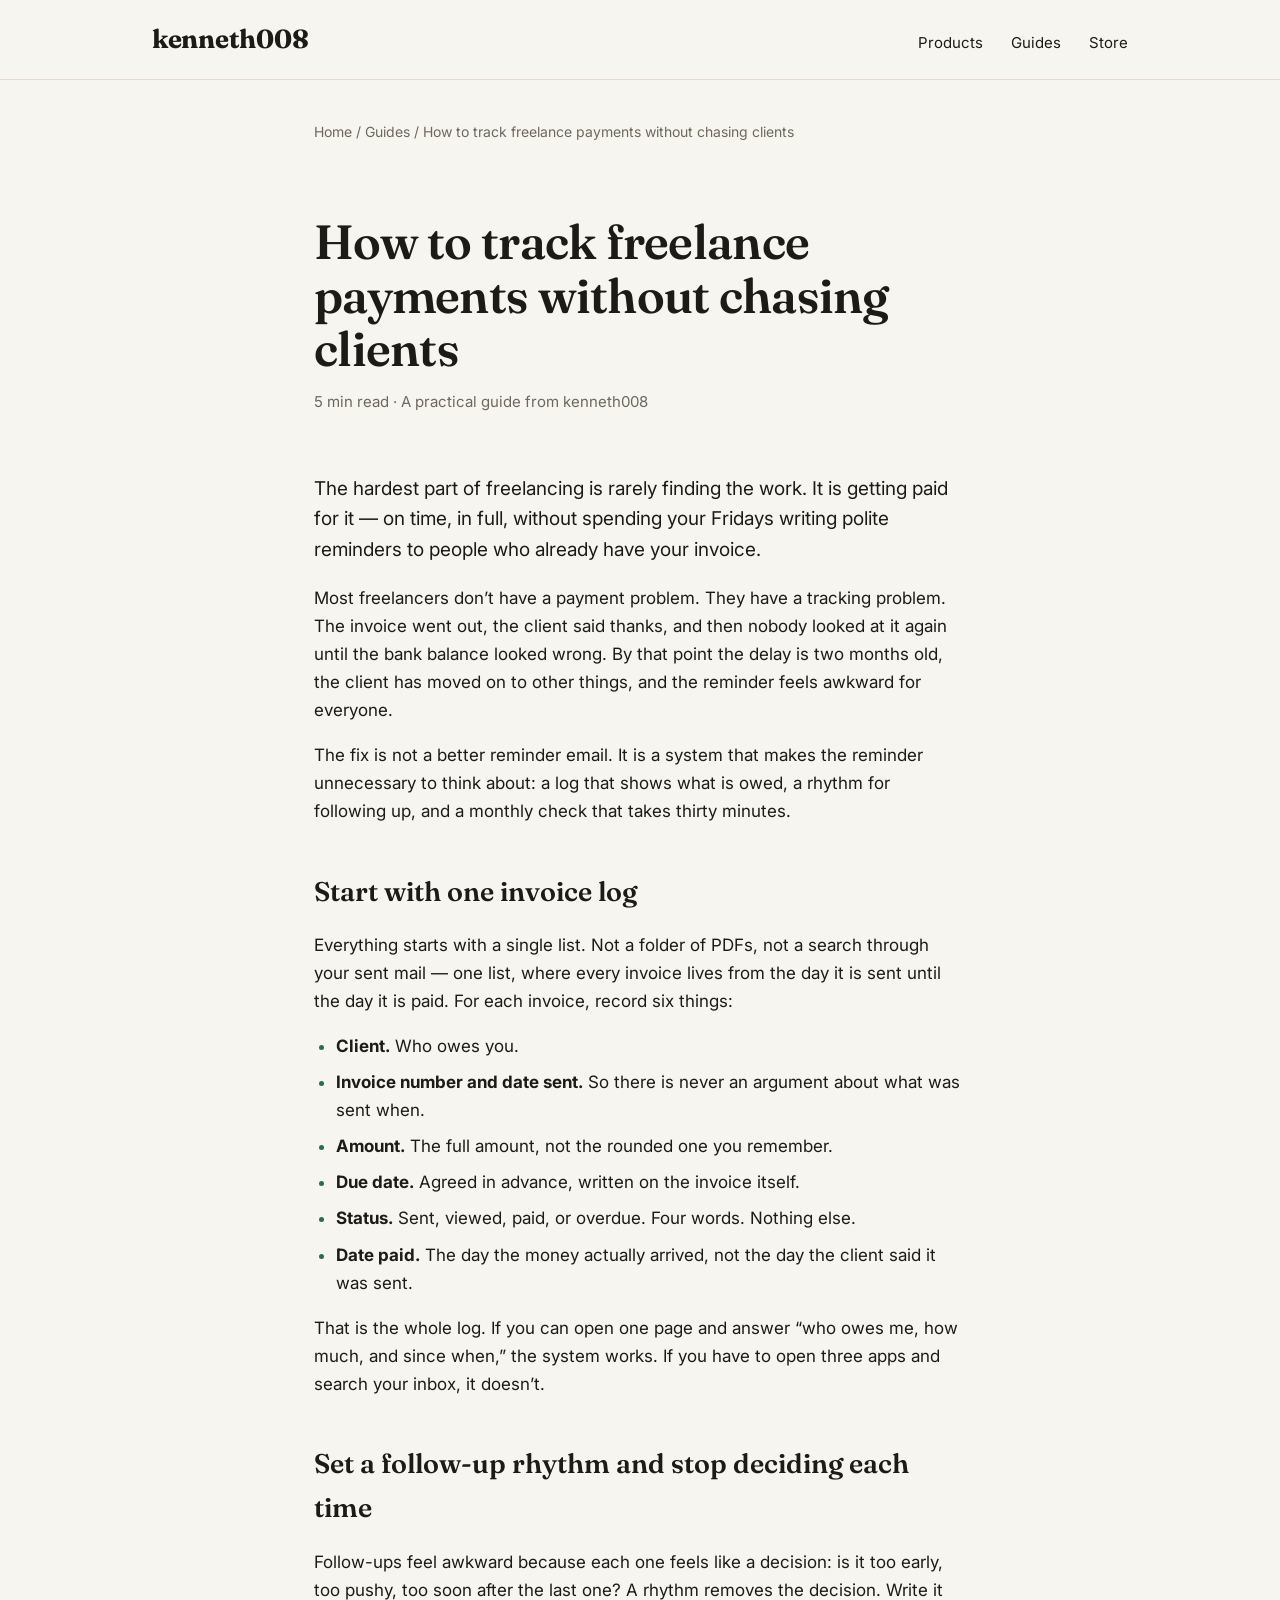
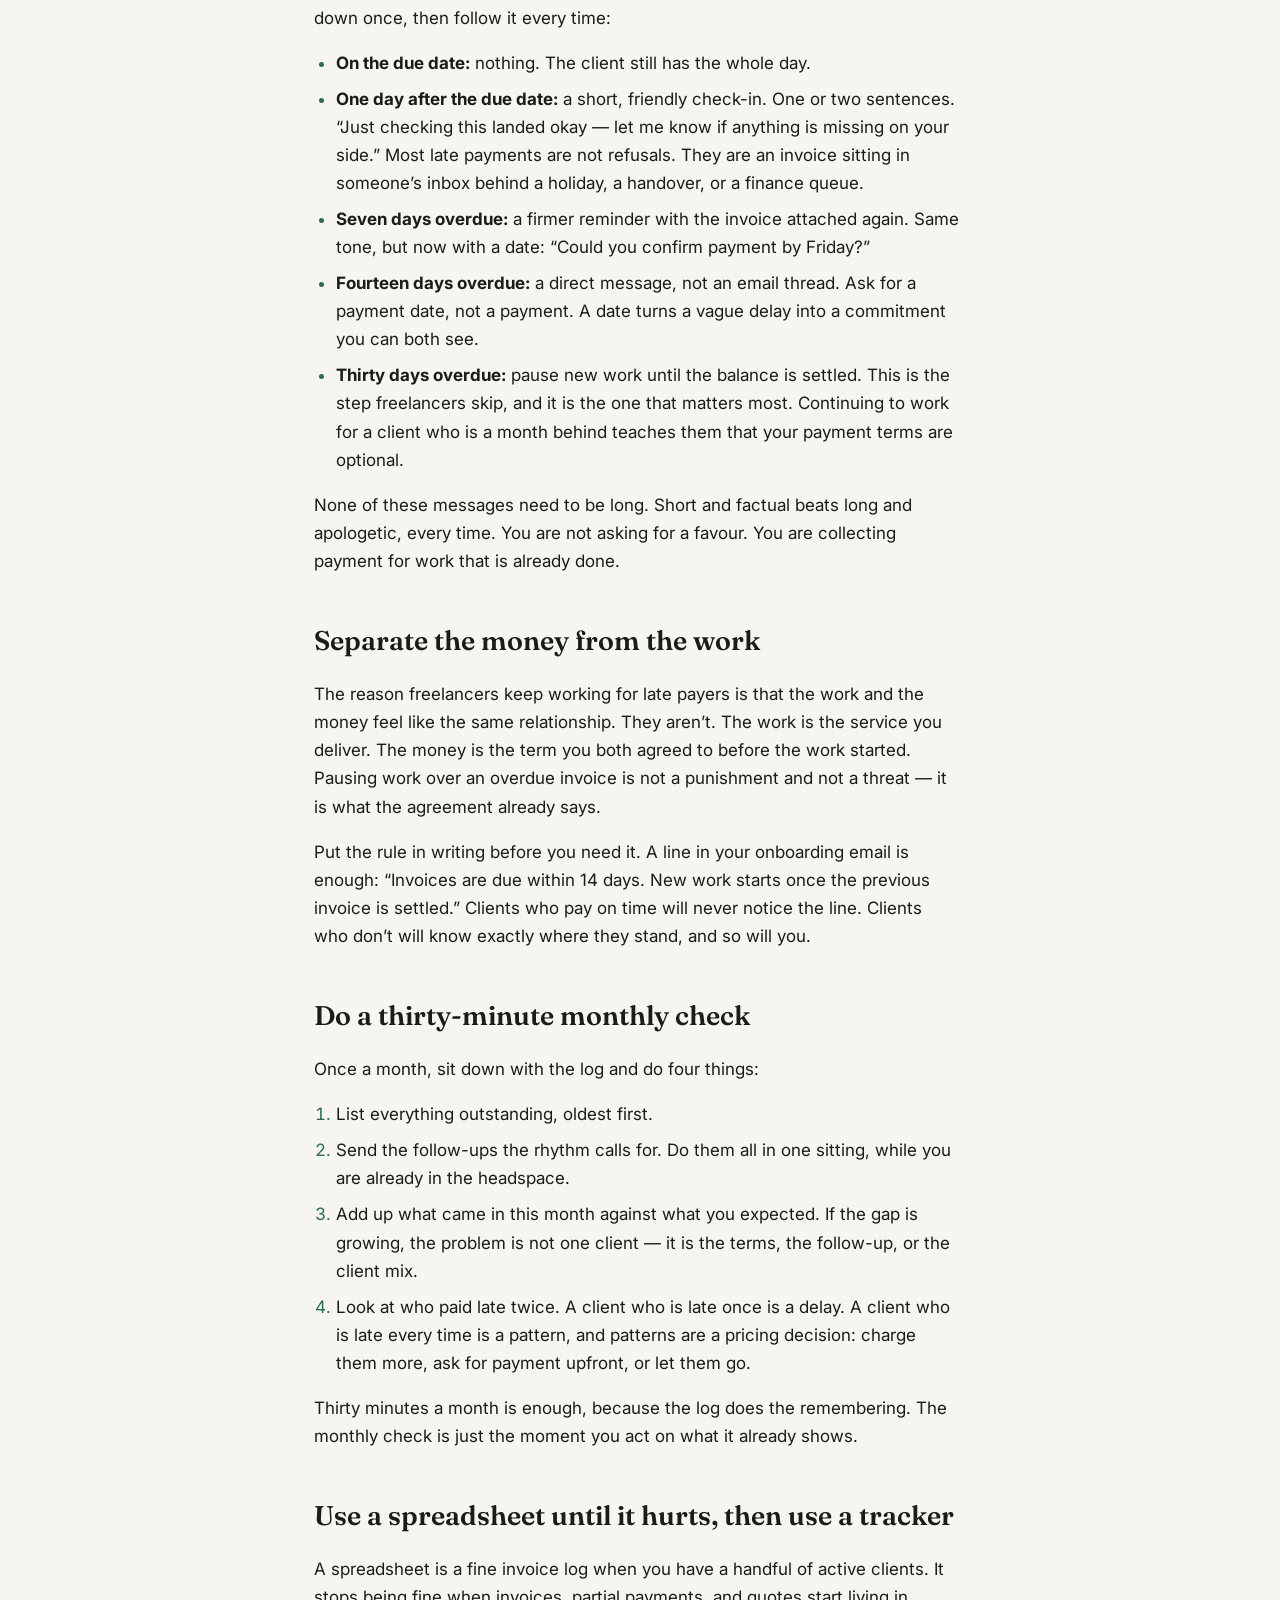
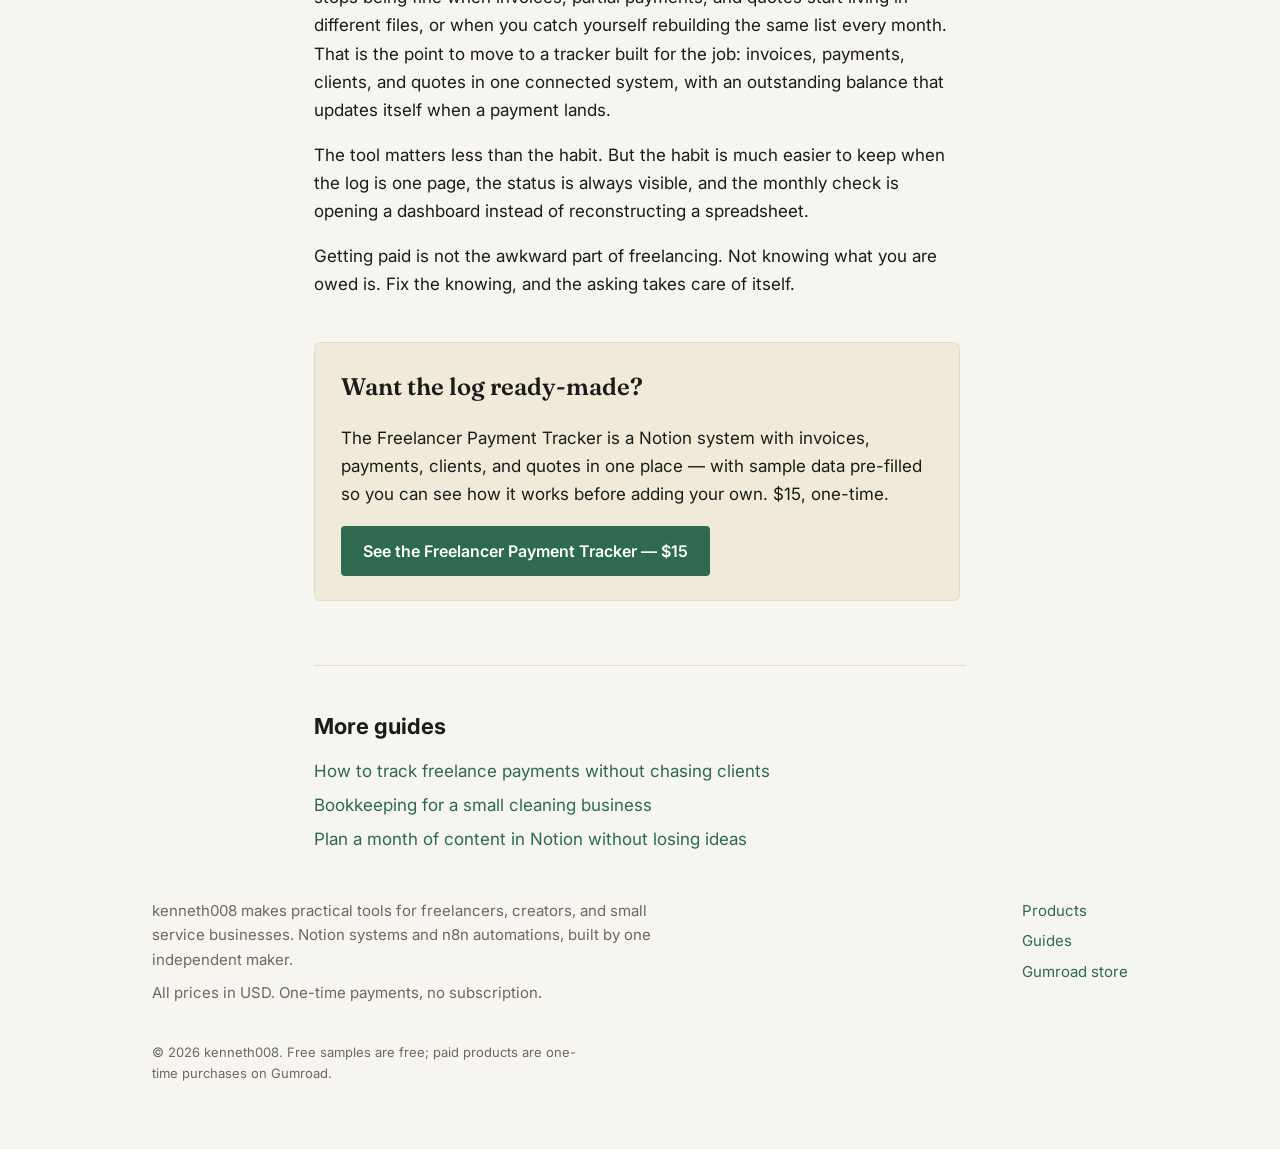
<file: guides/freelance-payment-tracking/index.html>
<!DOCTYPE html>
<html lang="en">
<head>
<meta charset="utf-8">
<meta name="viewport" content="width=device-width, initial-scale=1">
<title>How to track freelance payments without chasing clients — kenneth008</title>
<meta name="description" content="An invoice log, a follow-up rhythm, and a monthly check that keeps freelance cash flow visible — without awkward conversations.">
<link rel="canonical" href="https://00kenneth008-bit.github.io/guides/freelance-payment-tracking/">
<meta property="og:title" content="How to track freelance payments without chasing clients — kenneth008">
<meta property="og:description" content="An invoice log, a follow-up rhythm, and a monthly check that keeps freelance cash flow visible — without awkward conversations.">
<meta property="og:type" content="article">
<meta property="og:url" content="https://00kenneth008-bit.github.io/guides/freelance-payment-tracking/">
<link rel="stylesheet" href="/style.css">
<link rel="preconnect" href="https://fonts.googleapis.com">
<link rel="preconnect" href="https://fonts.gstatic.com" crossorigin>
<link href="https://fonts.googleapis.com/css2?family=Fraunces:opsz,wght@9..144,600;9..144,700&family=Inter:wght@400;500;600;700&display=swap" rel="stylesheet">
<script>
    !function(t,e){var o,n,p,r;e.__SV||(window.posthog=e,e._i=[],e.init=function(i,s,a){function g(t,e){var o=e.split(".");2==o.length&&(t=t[o[0]],e=o[1]),t[e]=function(){t.push([e].concat(Array.prototype.slice.call(arguments,0)))}}(p=t.createElement("script")).type="text/javascript",p.crossOrigin="anonymous",p.async=!0,p.src=s.api_host.replace(".i.posthog.com","-assets.i.posthog.com")+"/static/array.js",(r=t.getElementsByTagName("script")[0]).parentNode.insertBefore(p,r);var u=e;for(void 0!==a?u=e[a]=[]:a="posthog",u.people=u.people||[],u.toString=function(t){var e="posthog";return"posthog"!==a&&(e+="."+a),t||(e+=" (stub)"),e},u.people.toString=function(){return u.toString(1)+".people (stub)"},o="capture identify alias people.set people.set_once set_config register register_once unregister opt_out_capturing has_opted_out_capturing opt_in_capturing reset isFeatureEnabled onFeatureFlags getFeatureFlag getFeatureFlagPayload reloadFeatureFlags group updateEarlyAccessFeatureEnrollment getEarlyAccessFeatures getActiveMatchingSurveys getSurveys getNextSurveyStep onSessionId".split(" "),n=0;n<o.length;n++)g(u,o[n]);e._i.push([i,s,a])},e.__SV=1)}(document,window.posthog||[]);
    posthog.init('phc_teZSoRJkLD9UegpRngxfnKepbcznAVnAbzdjSgokRKZQ',{api_host:'https://us.posthog.com'})
</script>
</head>
<body>
<header class="top"><div class="wrap top-in">
<a class="wordmark" href="/">kenneth008</a>
<nav><a href="/#products">Products</a><a href="/#guides">Guides</a><a href="https://kennyverse4462.gumroad.com" target="_blank" rel="noopener">Store</a></nav>
</div></header>

<main><div class="wrap narrow">
<p class="crumb"><a href="/">Home</a> / <a href="/#guides">Guides</a> / How to track freelance payments without chasing clients</p>
<div class="article-head">
<h1>How to track freelance payments without chasing clients</h1>
<p class="article-meta">5 min read &middot; A practical guide from kenneth008</p>
</div>
<div class="article-body">
<p class="lead">The hardest part of freelancing is rarely finding the work. It is getting paid for it &mdash; on time, in full, without spending your Fridays writing polite reminders to people who already have your invoice.</p>
<p>Most freelancers don&rsquo;t have a payment problem. They have a tracking problem. The invoice went out, the client said thanks, and then nobody looked at it again until the bank balance looked wrong. By that point the delay is two months old, the client has moved on to other things, and the reminder feels awkward for everyone.</p>
<p>The fix is not a better reminder email. It is a system that makes the reminder unnecessary to think about: a log that shows what is owed, a rhythm for following up, and a monthly check that takes thirty minutes.</p>
<h2>Start with one invoice log</h2>
<p>Everything starts with a single list. Not a folder of PDFs, not a search through your sent mail &mdash; one list, where every invoice lives from the day it is sent until the day it is paid. For each invoice, record six things:</p>
<ul>
<li><strong>Client.</strong> Who owes you.</li>
<li><strong>Invoice number and date sent.</strong> So there is never an argument about what was sent when.</li>
<li><strong>Amount.</strong> The full amount, not the rounded one you remember.</li>
<li><strong>Due date.</strong> Agreed in advance, written on the invoice itself.</li>
<li><strong>Status.</strong> Sent, viewed, paid, or overdue. Four words. Nothing else.</li>
<li><strong>Date paid.</strong> The day the money actually arrived, not the day the client said it was sent.</li>
</ul>
<p>That is the whole log. If you can open one page and answer &ldquo;who owes me, how much, and since when,&rdquo; the system works. If you have to open three apps and search your inbox, it doesn&rsquo;t.</p>
<h2>Set a follow-up rhythm and stop deciding each time</h2>
<p>Follow-ups feel awkward because each one feels like a decision: is it too early, too pushy, too soon after the last one? A rhythm removes the decision. Write it down once, then follow it every time:</p>
<ul>
<li><strong>On the due date:</strong> nothing. The client still has the whole day.</li>
<li><strong>One day after the due date:</strong> a short, friendly check-in. One or two sentences. &ldquo;Just checking this landed okay &mdash; let me know if anything is missing on your side.&rdquo; Most late payments are not refusals. They are an invoice sitting in someone&rsquo;s inbox behind a holiday, a handover, or a finance queue.</li>
<li><strong>Seven days overdue:</strong> a firmer reminder with the invoice attached again. Same tone, but now with a date: &ldquo;Could you confirm payment by Friday?&rdquo;</li>
<li><strong>Fourteen days overdue:</strong> a direct message, not an email thread. Ask for a payment date, not a payment. A date turns a vague delay into a commitment you can both see.</li>
<li><strong>Thirty days overdue:</strong> pause new work until the balance is settled. This is the step freelancers skip, and it is the one that matters most. Continuing to work for a client who is a month behind teaches them that your payment terms are optional.</li>
</ul>
<p>None of these messages need to be long. Short and factual beats long and apologetic, every time. You are not asking for a favour. You are collecting payment for work that is already done.</p>
<h2>Separate the money from the work</h2>
<p>The reason freelancers keep working for late payers is that the work and the money feel like the same relationship. They aren&rsquo;t. The work is the service you deliver. The money is the term you both agreed to before the work started. Pausing work over an overdue invoice is not a punishment and not a threat &mdash; it is what the agreement already says.</p>
<p>Put the rule in writing before you need it. A line in your onboarding email is enough: &ldquo;Invoices are due within 14 days. New work starts once the previous invoice is settled.&rdquo; Clients who pay on time will never notice the line. Clients who don&rsquo;t will know exactly where they stand, and so will you.</p>
<h2>Do a thirty-minute monthly check</h2>
<p>Once a month, sit down with the log and do four things:</p>
<ol>
<li>List everything outstanding, oldest first.</li>
<li>Send the follow-ups the rhythm calls for. Do them all in one sitting, while you are already in the headspace.</li>
<li>Add up what came in this month against what you expected. If the gap is growing, the problem is not one client &mdash; it is the terms, the follow-up, or the client mix.</li>
<li>Look at who paid late twice. A client who is late once is a delay. A client who is late every time is a pattern, and patterns are a pricing decision: charge them more, ask for payment upfront, or let them go.</li>
</ol>
<p>Thirty minutes a month is enough, because the log does the remembering. The monthly check is just the moment you act on what it already shows.</p>
<h2>Use a spreadsheet until it hurts, then use a tracker</h2>
<p>A spreadsheet is a fine invoice log when you have a handful of active clients. It stops being fine when invoices, partial payments, and quotes start living in different files, or when you catch yourself rebuilding the same list every month. That is the point to move to a tracker built for the job: invoices, payments, clients, and quotes in one connected system, with an outstanding balance that updates itself when a payment lands.</p>
<p>The tool matters less than the habit. But the habit is much easier to keep when the log is one page, the status is always visible, and the monthly check is opening a dashboard instead of reconstructing a spreadsheet.</p>
<p>Getting paid is not the awkward part of freelancing. Not knowing what you are owed is. Fix the knowing, and the asking takes care of itself.</p>
<div class="article-cta">
<h2>Want the log ready-made?</h2>
<p>The Freelancer Payment Tracker is a Notion system with invoices, payments, clients, and quotes in one place &mdash; with sample data pre-filled so you can see how it works before adding your own. $15, one-time.</p>
<a class="btn" href="/products/freelancer-payment-tracker/">See the Freelancer Payment Tracker &mdash; $15</a>
</div>
</div>
<div class="related"><h2>More guides</h2><ul>
<li><a href="/guides/freelance-payment-tracking/">How to track freelance payments without chasing clients</a></li>
<li><a href="/guides/cleaning-business-bookkeeping/">Bookkeeping for a small cleaning business</a></li>
<li><a href="/guides/notion-content-planning/">Plan a month of content in Notion without losing ideas</a></li>
</ul></div>
</div></main>
<footer><div class="wrap">
<div class="foot-grid">
<div>
<p>kenneth008 makes practical tools for freelancers, creators, and small service businesses. Notion systems and n8n automations, built by one independent maker.</p>
<p>All prices in USD. One-time payments, no subscription.</p>
</div>
<nav>
<a href="/#products">Products</a>
<a href="/#guides">Guides</a>
<a href="https://kennyverse4462.gumroad.com" target="_blank" rel="noopener">Gumroad store</a>
</nav>
</div>
<p class="fine">&copy; 2026 kenneth008. Free samples are free; paid products are one-time purchases on Gumroad.</p>
</div></footer>
</body>
</html>
</file>
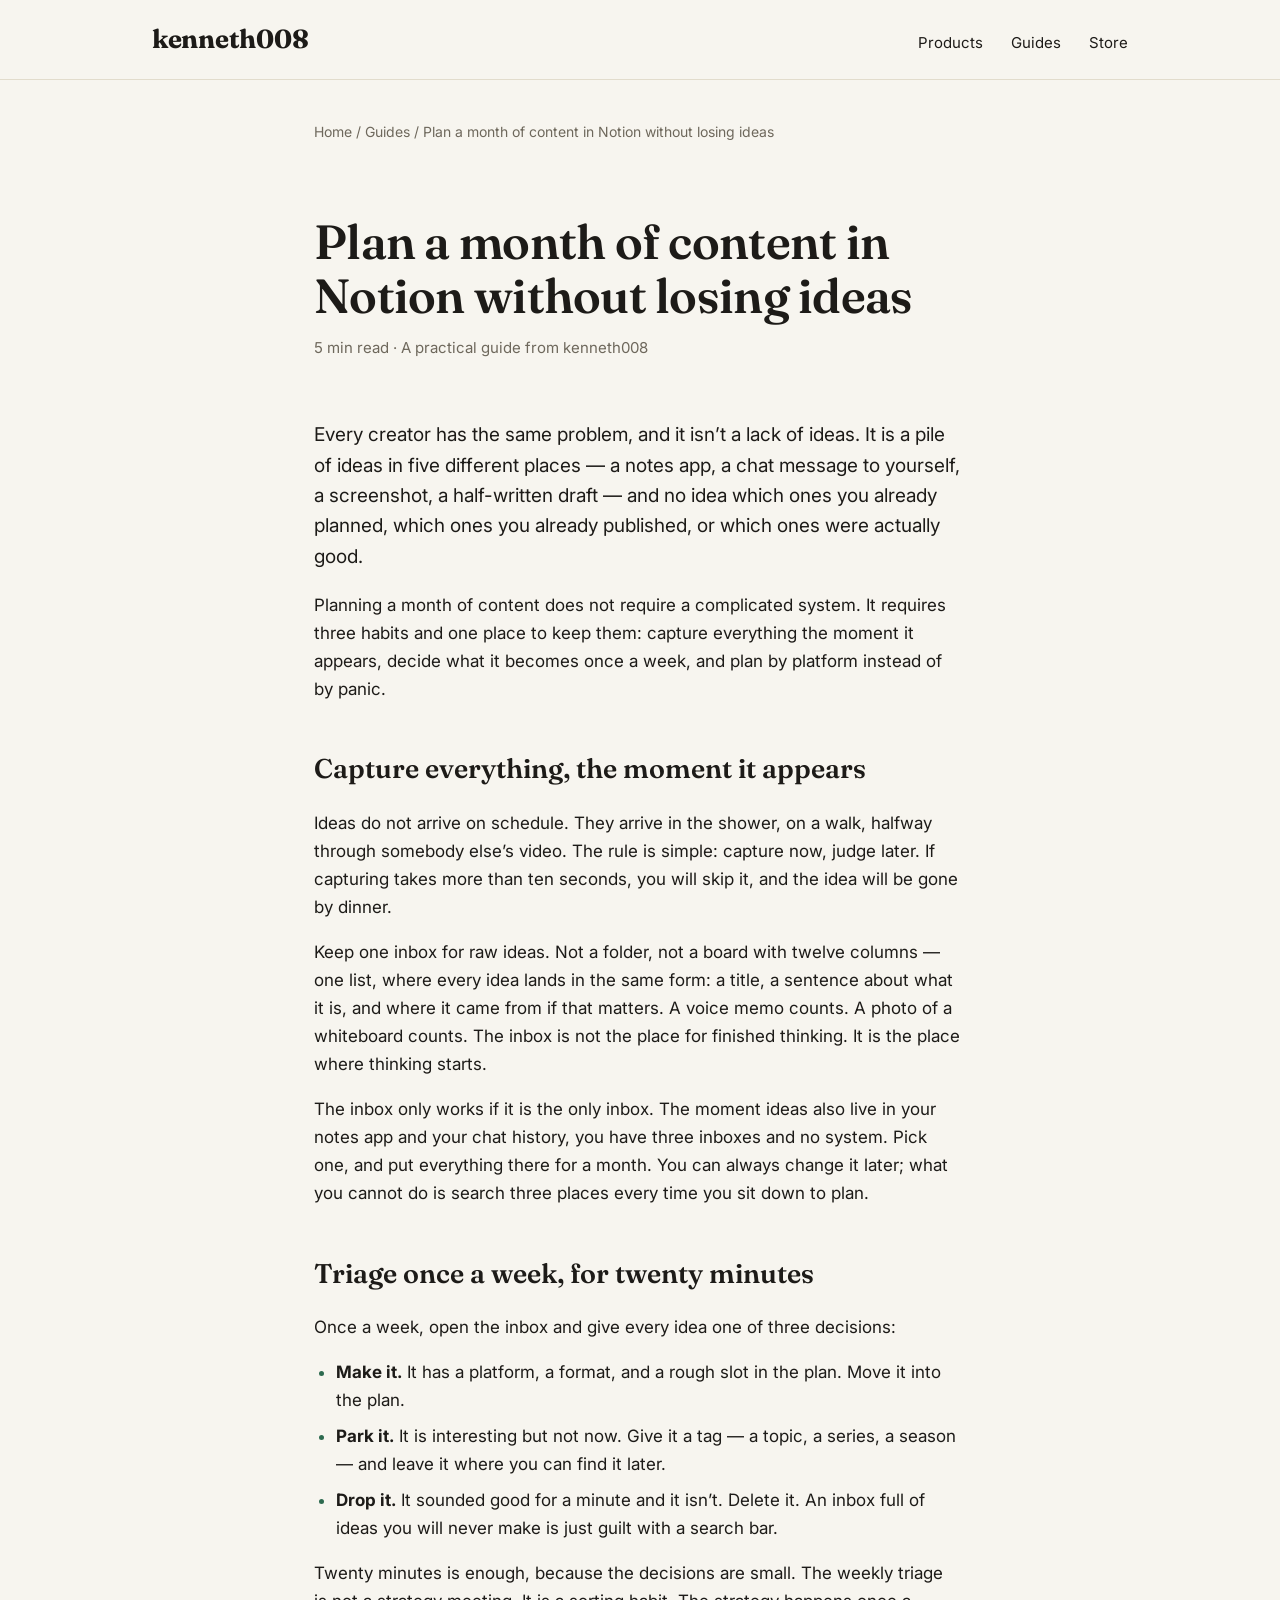
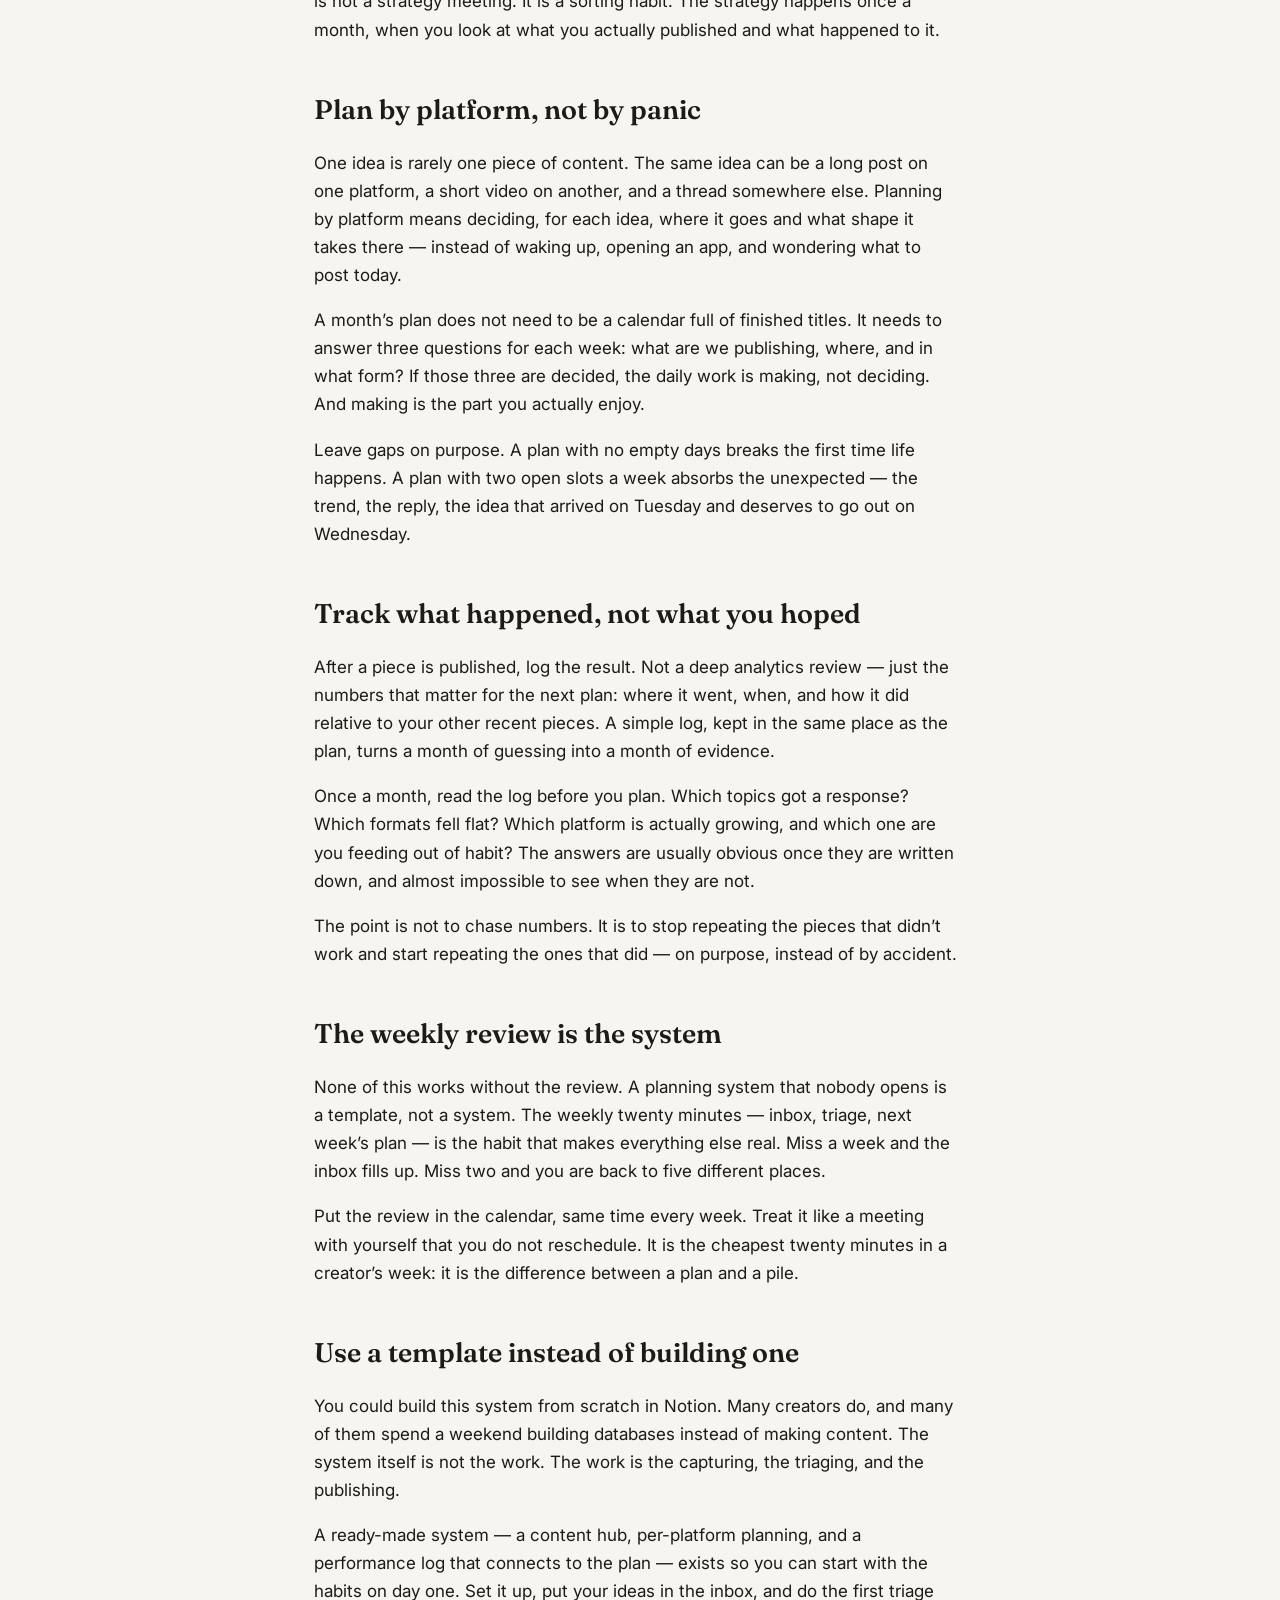
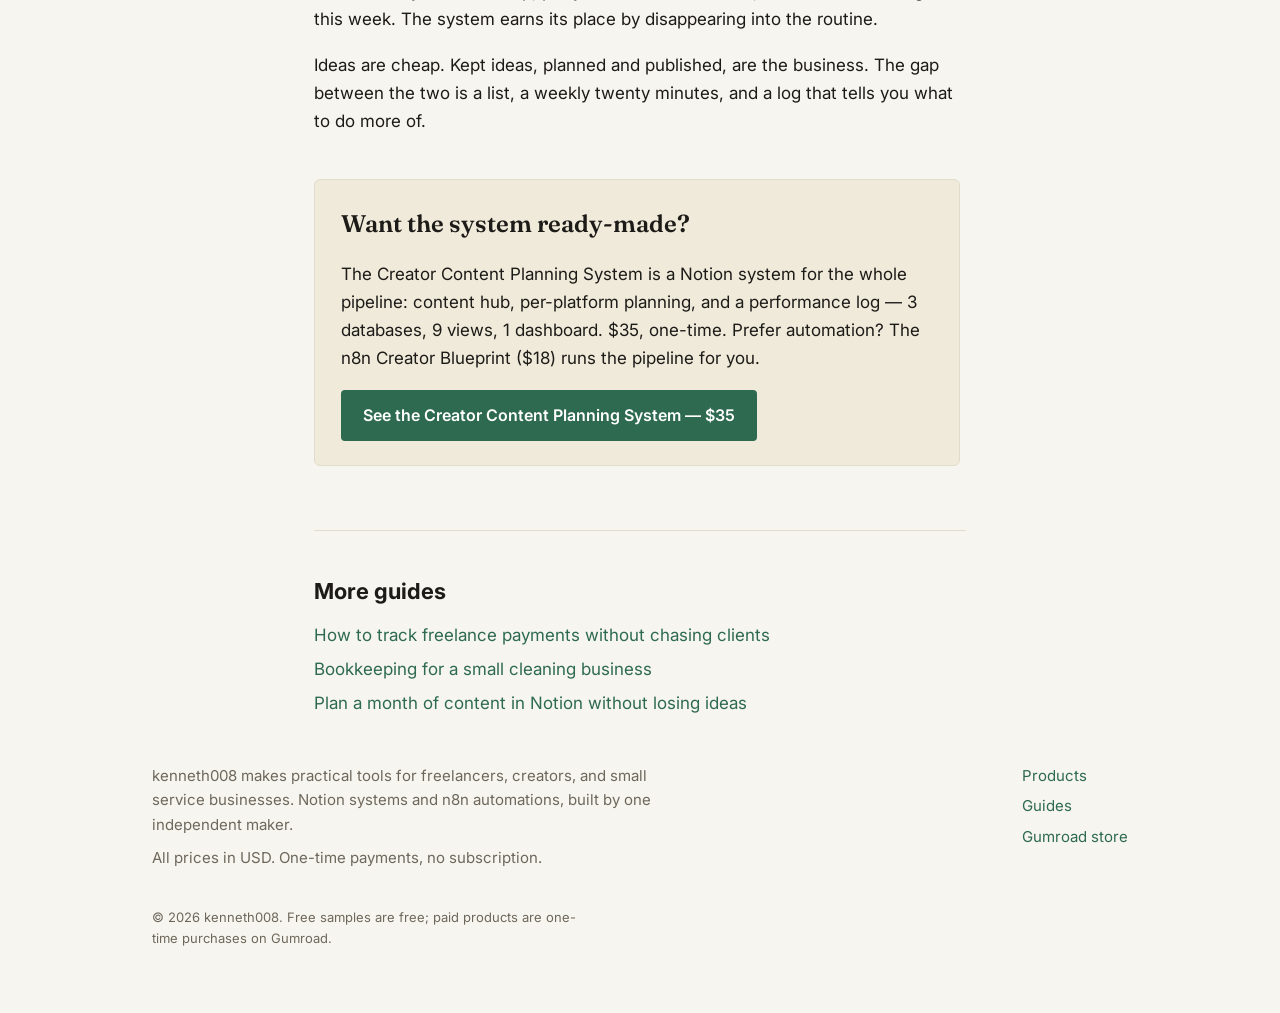
<file: guides/notion-content-planning/index.html>
<!DOCTYPE html>
<html lang="en">
<head>
<meta charset="utf-8">
<meta name="viewport" content="width=device-width, initial-scale=1">
<title>Plan a month of content in Notion without losing ideas — kenneth008</title>
<meta name="description" content="Capture everything, triage once a week, and plan by platform instead of by panic — a content planning routine that survives a busy month.">
<link rel="canonical" href="https://00kenneth008-bit.github.io/guides/notion-content-planning/">
<meta property="og:title" content="Plan a month of content in Notion without losing ideas — kenneth008">
<meta property="og:description" content="Capture everything, triage once a week, and plan by platform instead of by panic — a content planning routine that survives a busy month.">
<meta property="og:type" content="article">
<meta property="og:url" content="https://00kenneth008-bit.github.io/guides/notion-content-planning/">
<link rel="stylesheet" href="/style.css">
<link rel="preconnect" href="https://fonts.googleapis.com">
<link rel="preconnect" href="https://fonts.gstatic.com" crossorigin>
<link href="https://fonts.googleapis.com/css2?family=Fraunces:opsz,wght@9..144,600;9..144,700&family=Inter:wght@400;500;600;700&display=swap" rel="stylesheet">
<script>
    !function(t,e){var o,n,p,r;e.__SV||(window.posthog=e,e._i=[],e.init=function(i,s,a){function g(t,e){var o=e.split(".");2==o.length&&(t=t[o[0]],e=o[1]),t[e]=function(){t.push([e].concat(Array.prototype.slice.call(arguments,0)))}}(p=t.createElement("script")).type="text/javascript",p.crossOrigin="anonymous",p.async=!0,p.src=s.api_host.replace(".i.posthog.com","-assets.i.posthog.com")+"/static/array.js",(r=t.getElementsByTagName("script")[0]).parentNode.insertBefore(p,r);var u=e;for(void 0!==a?u=e[a]=[]:a="posthog",u.people=u.people||[],u.toString=function(t){var e="posthog";return"posthog"!==a&&(e+="."+a),t||(e+=" (stub)"),e},u.people.toString=function(){return u.toString(1)+".people (stub)"},o="capture identify alias people.set people.set_once set_config register register_once unregister opt_out_capturing has_opted_out_capturing opt_in_capturing reset isFeatureEnabled onFeatureFlags getFeatureFlag getFeatureFlagPayload reloadFeatureFlags group updateEarlyAccessFeatureEnrollment getEarlyAccessFeatures getActiveMatchingSurveys getSurveys getNextSurveyStep onSessionId".split(" "),n=0;n<o.length;n++)g(u,o[n]);e._i.push([i,s,a])},e.__SV=1)}(document,window.posthog||[]);
    posthog.init('phc_teZSoRJkLD9UegpRngxfnKepbcznAVnAbzdjSgokRKZQ',{api_host:'https://us.posthog.com'})
</script>
</head>
<body>
<header class="top"><div class="wrap top-in">
<a class="wordmark" href="/">kenneth008</a>
<nav><a href="/#products">Products</a><a href="/#guides">Guides</a><a href="https://kennyverse4462.gumroad.com" target="_blank" rel="noopener">Store</a></nav>
</div></header>

<main><div class="wrap narrow">
<p class="crumb"><a href="/">Home</a> / <a href="/#guides">Guides</a> / Plan a month of content in Notion without losing ideas</p>
<div class="article-head">
<h1>Plan a month of content in Notion without losing ideas</h1>
<p class="article-meta">5 min read &middot; A practical guide from kenneth008</p>
</div>
<div class="article-body">
<p class="lead">Every creator has the same problem, and it isn&rsquo;t a lack of ideas. It is a pile of ideas in five different places &mdash; a notes app, a chat message to yourself, a screenshot, a half-written draft &mdash; and no idea which ones you already planned, which ones you already published, or which ones were actually good.</p>
<p>Planning a month of content does not require a complicated system. It requires three habits and one place to keep them: capture everything the moment it appears, decide what it becomes once a week, and plan by platform instead of by panic.</p>
<h2>Capture everything, the moment it appears</h2>
<p>Ideas do not arrive on schedule. They arrive in the shower, on a walk, halfway through somebody else&rsquo;s video. The rule is simple: capture now, judge later. If capturing takes more than ten seconds, you will skip it, and the idea will be gone by dinner.</p>
<p>Keep one inbox for raw ideas. Not a folder, not a board with twelve columns &mdash; one list, where every idea lands in the same form: a title, a sentence about what it is, and where it came from if that matters. A voice memo counts. A photo of a whiteboard counts. The inbox is not the place for finished thinking. It is the place where thinking starts.</p>
<p>The inbox only works if it is the only inbox. The moment ideas also live in your notes app and your chat history, you have three inboxes and no system. Pick one, and put everything there for a month. You can always change it later; what you cannot do is search three places every time you sit down to plan.</p>
<h2>Triage once a week, for twenty minutes</h2>
<p>Once a week, open the inbox and give every idea one of three decisions:</p>
<ul>
<li><strong>Make it.</strong> It has a platform, a format, and a rough slot in the plan. Move it into the plan.</li>
<li><strong>Park it.</strong> It is interesting but not now. Give it a tag &mdash; a topic, a series, a season &mdash; and leave it where you can find it later.</li>
<li><strong>Drop it.</strong> It sounded good for a minute and it isn&rsquo;t. Delete it. An inbox full of ideas you will never make is just guilt with a search bar.</li>
</ul>
<p>Twenty minutes is enough, because the decisions are small. The weekly triage is not a strategy meeting. It is a sorting habit. The strategy happens once a month, when you look at what you actually published and what happened to it.</p>
<h2>Plan by platform, not by panic</h2>
<p>One idea is rarely one piece of content. The same idea can be a long post on one platform, a short video on another, and a thread somewhere else. Planning by platform means deciding, for each idea, where it goes and what shape it takes there &mdash; instead of waking up, opening an app, and wondering what to post today.</p>
<p>A month&rsquo;s plan does not need to be a calendar full of finished titles. It needs to answer three questions for each week: what are we publishing, where, and in what form? If those three are decided, the daily work is making, not deciding. And making is the part you actually enjoy.</p>
<p>Leave gaps on purpose. A plan with no empty days breaks the first time life happens. A plan with two open slots a week absorbs the unexpected &mdash; the trend, the reply, the idea that arrived on Tuesday and deserves to go out on Wednesday.</p>
<h2>Track what happened, not what you hoped</h2>
<p>After a piece is published, log the result. Not a deep analytics review &mdash; just the numbers that matter for the next plan: where it went, when, and how it did relative to your other recent pieces. A simple log, kept in the same place as the plan, turns a month of guessing into a month of evidence.</p>
<p>Once a month, read the log before you plan. Which topics got a response? Which formats fell flat? Which platform is actually growing, and which one are you feeding out of habit? The answers are usually obvious once they are written down, and almost impossible to see when they are not.</p>
<p>The point is not to chase numbers. It is to stop repeating the pieces that didn&rsquo;t work and start repeating the ones that did &mdash; on purpose, instead of by accident.</p>
<h2>The weekly review is the system</h2>
<p>None of this works without the review. A planning system that nobody opens is a template, not a system. The weekly twenty minutes &mdash; inbox, triage, next week&rsquo;s plan &mdash; is the habit that makes everything else real. Miss a week and the inbox fills up. Miss two and you are back to five different places.</p>
<p>Put the review in the calendar, same time every week. Treat it like a meeting with yourself that you do not reschedule. It is the cheapest twenty minutes in a creator&rsquo;s week: it is the difference between a plan and a pile.</p>
<h2>Use a template instead of building one</h2>
<p>You could build this system from scratch in Notion. Many creators do, and many of them spend a weekend building databases instead of making content. The system itself is not the work. The work is the capturing, the triaging, and the publishing.</p>
<p>A ready-made system &mdash; a content hub, per-platform planning, and a performance log that connects to the plan &mdash; exists so you can start with the habits on day one. Set it up, put your ideas in the inbox, and do the first triage this week. The system earns its place by disappearing into the routine.</p>
<p>Ideas are cheap. Kept ideas, planned and published, are the business. The gap between the two is a list, a weekly twenty minutes, and a log that tells you what to do more of.</p>
<div class="article-cta">
<h2>Want the system ready-made?</h2>
<p>The Creator Content Planning System is a Notion system for the whole pipeline: content hub, per-platform planning, and a performance log &mdash; 3 databases, 9 views, 1 dashboard. $35, one-time. Prefer automation? The n8n Creator Blueprint ($18) runs the pipeline for you.</p>
<a class="btn" href="/products/creator-content-planning-system/">See the Creator Content Planning System &mdash; $35</a>
</div>
</div>
<div class="related"><h2>More guides</h2><ul>
<li><a href="/guides/freelance-payment-tracking/">How to track freelance payments without chasing clients</a></li>
<li><a href="/guides/cleaning-business-bookkeeping/">Bookkeeping for a small cleaning business</a></li>
<li><a href="/guides/notion-content-planning/">Plan a month of content in Notion without losing ideas</a></li>
</ul></div>
</div></main>
<footer><div class="wrap">
<div class="foot-grid">
<div>
<p>kenneth008 makes practical tools for freelancers, creators, and small service businesses. Notion systems and n8n automations, built by one independent maker.</p>
<p>All prices in USD. One-time payments, no subscription.</p>
</div>
<nav>
<a href="/#products">Products</a>
<a href="/#guides">Guides</a>
<a href="https://kennyverse4462.gumroad.com" target="_blank" rel="noopener">Gumroad store</a>
</nav>
</div>
<p class="fine">&copy; 2026 kenneth008. Free samples are free; paid products are one-time purchases on Gumroad.</p>
</div></footer>
</body>
</html>
</file>
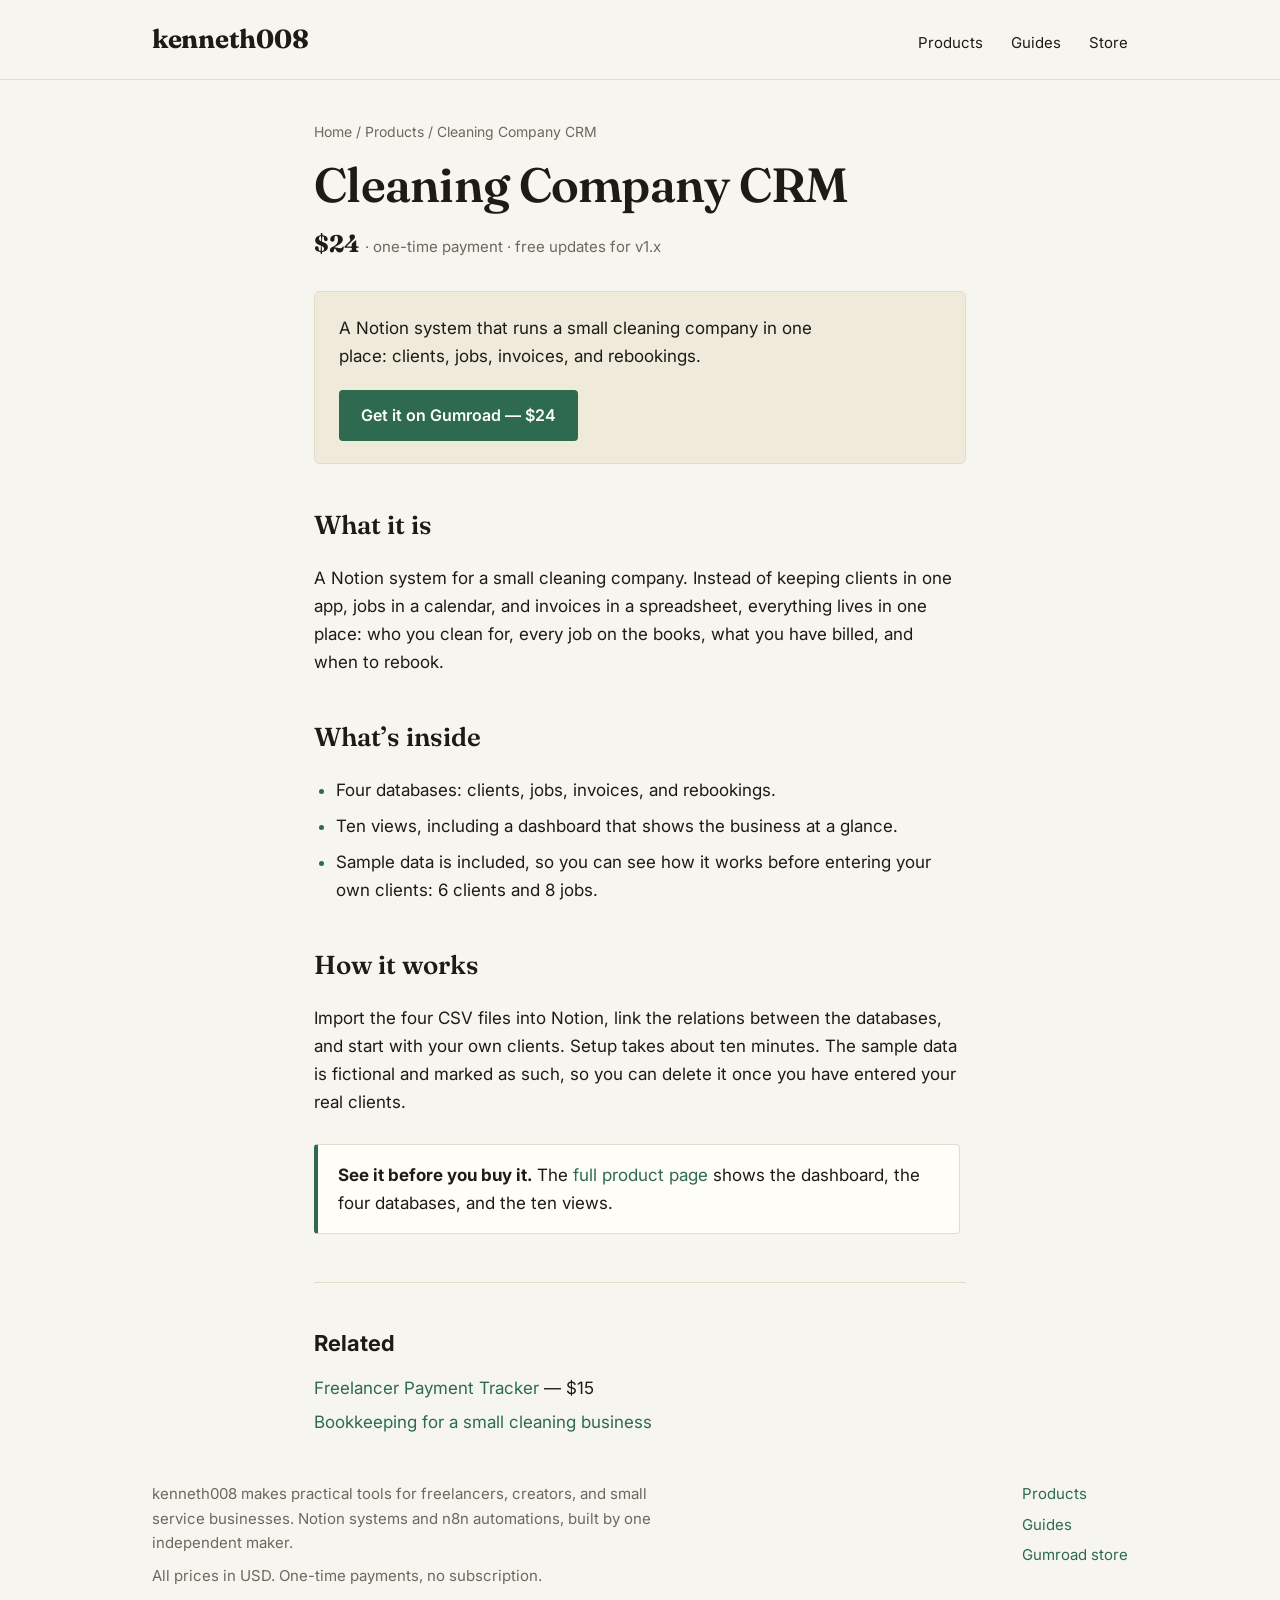
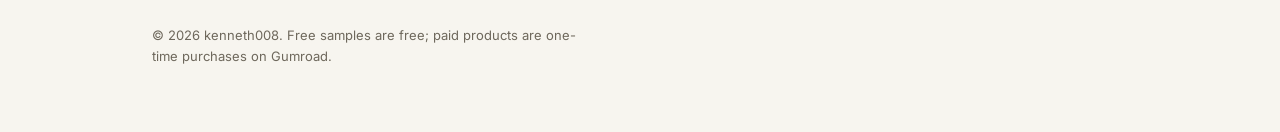
<file: products/cleaning-company-crm/index.html>
<!DOCTYPE html>
<html lang="en">
<head>
<meta charset="utf-8">
<meta name="viewport" content="width=device-width, initial-scale=1">
<title>Cleaning Company CRM — kenneth008</title>
<meta name="description" content="A Notion system that runs a small cleaning company in one place: clients, jobs, invoices, and rebookings.">
<link rel="canonical" href="https://00kenneth008-bit.github.io/products/cleaning-company-crm/">
<meta property="og:title" content="Cleaning Company CRM — kenneth008">
<meta property="og:description" content="A Notion system that runs a small cleaning company in one place: clients, jobs, invoices, and rebookings.">
<meta property="og:type" content="product">
<meta property="og:url" content="https://00kenneth008-bit.github.io/products/cleaning-company-crm/">
<link rel="stylesheet" href="/style.css">
<link rel="preconnect" href="https://fonts.googleapis.com">
<link rel="preconnect" href="https://fonts.gstatic.com" crossorigin>
<link href="https://fonts.googleapis.com/css2?family=Fraunces:opsz,wght@9..144,600;9..144,700&family=Inter:wght@400;500;600;700&display=swap" rel="stylesheet">
<script>
    !function(t,e){var o,n,p,r;e.__SV||(window.posthog=e,e._i=[],e.init=function(i,s,a){function g(t,e){var o=e.split(".");2==o.length&&(t=t[o[0]],e=o[1]),t[e]=function(){t.push([e].concat(Array.prototype.slice.call(arguments,0)))}}(p=t.createElement("script")).type="text/javascript",p.crossOrigin="anonymous",p.async=!0,p.src=s.api_host.replace(".i.posthog.com","-assets.i.posthog.com")+"/static/array.js",(r=t.getElementsByTagName("script")[0]).parentNode.insertBefore(p,r);var u=e;for(void 0!==a?u=e[a]=[]:a="posthog",u.people=u.people||[],u.toString=function(t){var e="posthog";return"posthog"!==a&&(e+="."+a),t||(e+=" (stub)"),e},u.people.toString=function(){return u.toString(1)+".people (stub)"},o="capture identify alias people.set people.set_once set_config register register_once unregister opt_out_capturing has_opted_out_capturing opt_in_capturing reset isFeatureEnabled onFeatureFlags getFeatureFlag getFeatureFlagPayload reloadFeatureFlags group updateEarlyAccessFeatureEnrollment getEarlyAccessFeatures getActiveMatchingSurveys getSurveys getNextSurveyStep onSessionId".split(" "),n=0;n<o.length;n++)g(u,o[n]);e._i.push([i,s,a])},e.__SV=1)}(document,window.posthog||[]);
    posthog.init('phc_teZSoRJkLD9UegpRngxfnKepbcznAVnAbzdjSgokRKZQ',{api_host:'https://us.posthog.com'})
</script>
</head>
<body>
<header class="top"><div class="wrap top-in">
<a class="wordmark" href="/">kenneth008</a>
<nav><a href="/#products">Products</a><a href="/#guides">Guides</a><a href="https://kennyverse4462.gumroad.com" target="_blank" rel="noopener">Store</a></nav>
</div></header>

<main><div class="wrap narrow">
<p class="crumb"><a href="/">Home</a> / <a href="/#products">Products</a> / Cleaning Company CRM</p>
<div class="product-head">
<h1>Cleaning Company CRM</h1>
<p class="price-line"><strong>$24</strong> <span class="one-time">&middot; one-time payment &middot; free updates for v1.x</span></p>
</div>
<div class="buy-box">
<p>A Notion system that runs a small cleaning company in one place: clients, jobs, invoices, and rebookings.</p>
<a class="btn" href="https://kennyverse4462.gumroad.com/l/cleaning-company-crm" target="_blank" rel="noopener">Get it on Gumroad &mdash; $24</a>
</div>
<div class="product-body">
<h2>What it is</h2>
<p>A Notion system for a small cleaning company. Instead of keeping clients in one app, jobs in a calendar, and invoices in a spreadsheet, everything lives in one place: who you clean for, every job on the books, what you have billed, and when to rebook.</p>
<h2>What&rsquo;s inside</h2>
<ul>
<li>Four databases: clients, jobs, invoices, and rebookings.</li>
<li>Ten views, including a dashboard that shows the business at a glance.</li>
<li>Sample data is included, so you can see how it works before entering your own clients: 6 clients and 8 jobs.</li>
</ul>
<h2>How it works</h2>
<p>Import the four CSV files into Notion, link the relations between the databases, and start with your own clients. Setup takes about ten minutes. The sample data is fictional and marked as such, so you can delete it once you have entered your real clients.</p>
<div class="note-box"><p><strong>See it before you buy it.</strong> The <a href="/cleaning-crm/">full product page</a> shows the dashboard, the four databases, and the ten views.</p></div>
</div>
<div class="related"><h2>Related</h2><ul>
<li><a href="/products/freelancer-payment-tracker/">Freelancer Payment Tracker</a> &mdash; $15</li>
<li><a href="/guides/cleaning-business-bookkeeping/">Bookkeeping for a small cleaning business</a></li>
</ul></div>
</div></main>
<footer><div class="wrap">
<div class="foot-grid">
<div>
<p>kenneth008 makes practical tools for freelancers, creators, and small service businesses. Notion systems and n8n automations, built by one independent maker.</p>
<p>All prices in USD. One-time payments, no subscription.</p>
</div>
<nav>
<a href="/#products">Products</a>
<a href="/#guides">Guides</a>
<a href="https://kennyverse4462.gumroad.com" target="_blank" rel="noopener">Gumroad store</a>
</nav>
</div>
<p class="fine">&copy; 2026 kenneth008. Free samples are free; paid products are one-time purchases on Gumroad.</p>
</div></footer>
</body>
</html>
</file>
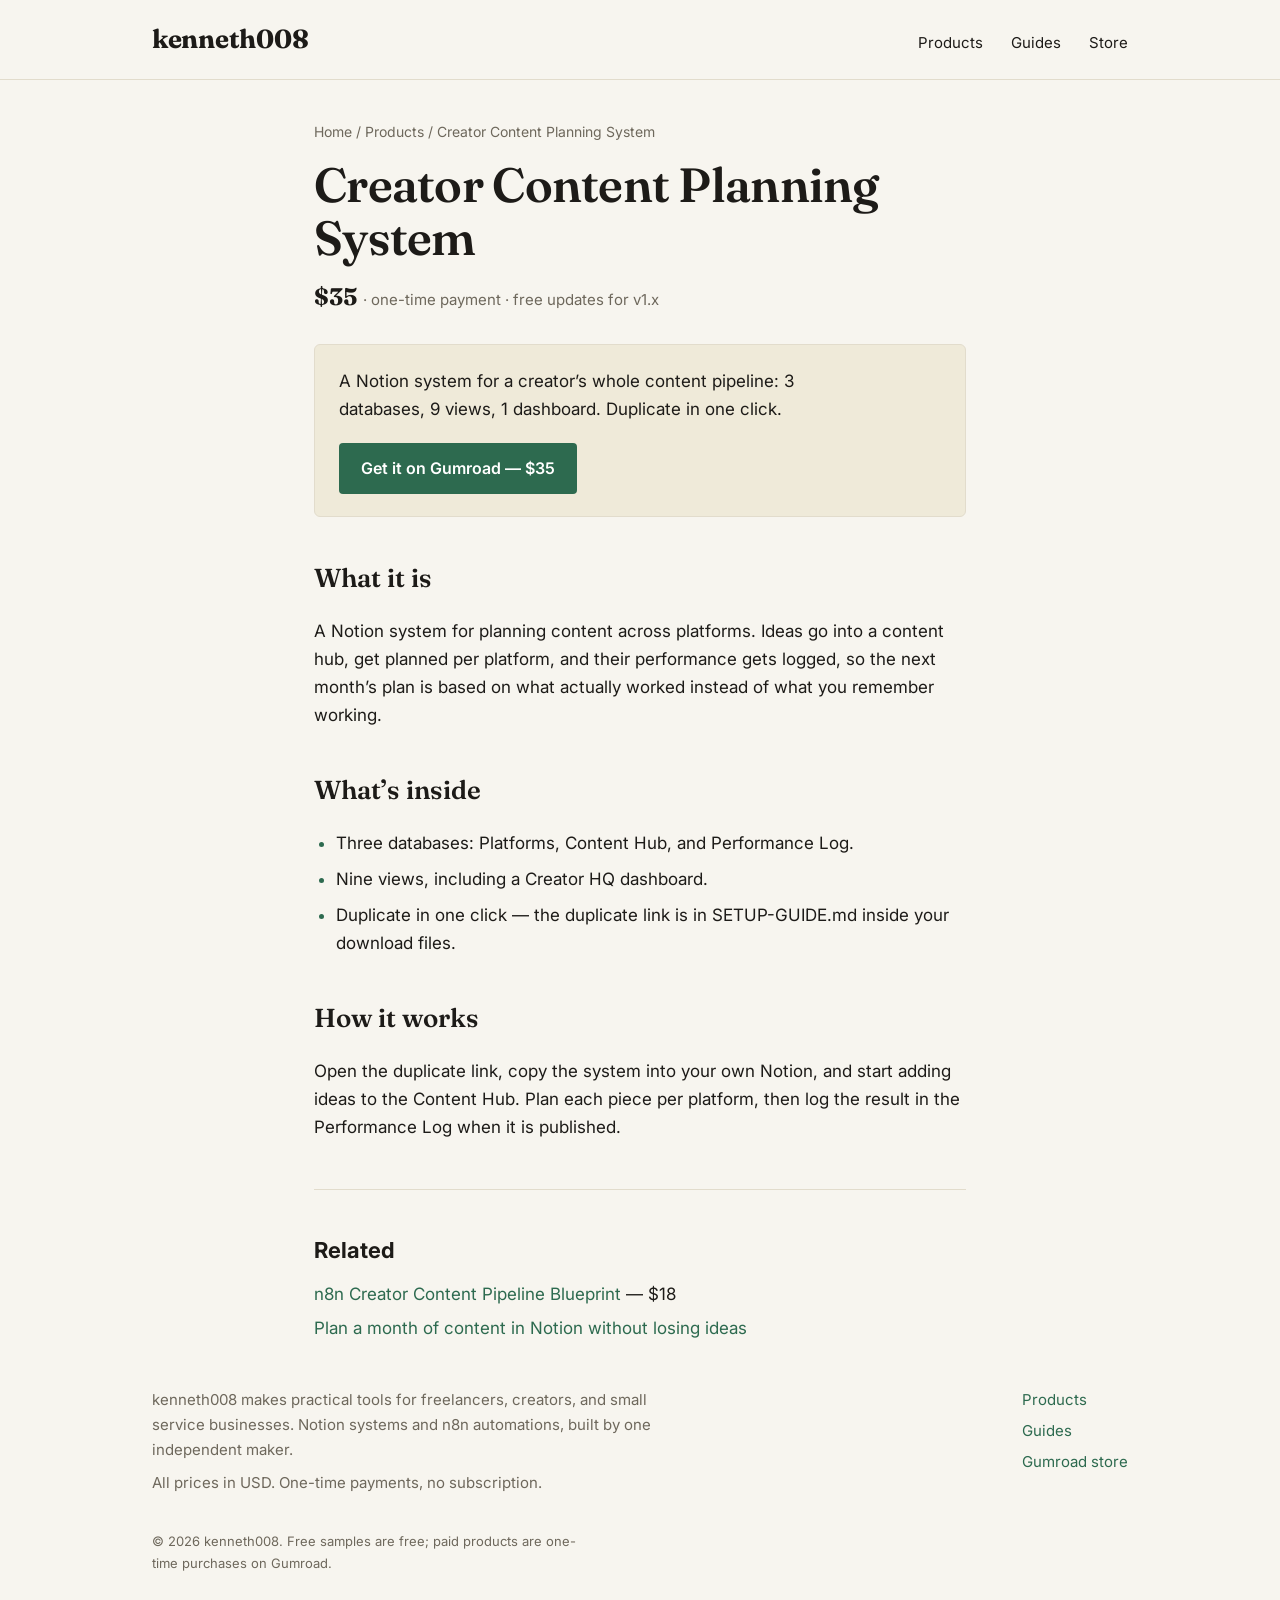
<file: products/creator-content-planning-system/index.html>
<!DOCTYPE html>
<html lang="en">
<head>
<meta charset="utf-8">
<meta name="viewport" content="width=device-width, initial-scale=1">
<title>Creator Content Planning System — kenneth008</title>
<meta name="description" content="A Notion system for a creator&rsquo;s whole content pipeline: 3 databases, 9 views, 1 dashboard. Duplicate in one click.">
<link rel="canonical" href="https://00kenneth008-bit.github.io/products/creator-content-planning-system/">
<meta property="og:title" content="Creator Content Planning System — kenneth008">
<meta property="og:description" content="A Notion system for a creator&rsquo;s whole content pipeline: 3 databases, 9 views, 1 dashboard. Duplicate in one click.">
<meta property="og:type" content="product">
<meta property="og:url" content="https://00kenneth008-bit.github.io/products/creator-content-planning-system/">
<link rel="stylesheet" href="/style.css">
<link rel="preconnect" href="https://fonts.googleapis.com">
<link rel="preconnect" href="https://fonts.gstatic.com" crossorigin>
<link href="https://fonts.googleapis.com/css2?family=Fraunces:opsz,wght@9..144,600;9..144,700&family=Inter:wght@400;500;600;700&display=swap" rel="stylesheet">
<script>
    !function(t,e){var o,n,p,r;e.__SV||(window.posthog=e,e._i=[],e.init=function(i,s,a){function g(t,e){var o=e.split(".");2==o.length&&(t=t[o[0]],e=o[1]),t[e]=function(){t.push([e].concat(Array.prototype.slice.call(arguments,0)))}}(p=t.createElement("script")).type="text/javascript",p.crossOrigin="anonymous",p.async=!0,p.src=s.api_host.replace(".i.posthog.com","-assets.i.posthog.com")+"/static/array.js",(r=t.getElementsByTagName("script")[0]).parentNode.insertBefore(p,r);var u=e;for(void 0!==a?u=e[a]=[]:a="posthog",u.people=u.people||[],u.toString=function(t){var e="posthog";return"posthog"!==a&&(e+="."+a),t||(e+=" (stub)"),e},u.people.toString=function(){return u.toString(1)+".people (stub)"},o="capture identify alias people.set people.set_once set_config register register_once unregister opt_out_capturing has_opted_out_capturing opt_in_capturing reset isFeatureEnabled onFeatureFlags getFeatureFlag getFeatureFlagPayload reloadFeatureFlags group updateEarlyAccessFeatureEnrollment getEarlyAccessFeatures getActiveMatchingSurveys getSurveys getNextSurveyStep onSessionId".split(" "),n=0;n<o.length;n++)g(u,o[n]);e._i.push([i,s,a])},e.__SV=1)}(document,window.posthog||[]);
    posthog.init('phc_teZSoRJkLD9UegpRngxfnKepbcznAVnAbzdjSgokRKZQ',{api_host:'https://us.posthog.com'})
</script>
</head>
<body>
<header class="top"><div class="wrap top-in">
<a class="wordmark" href="/">kenneth008</a>
<nav><a href="/#products">Products</a><a href="/#guides">Guides</a><a href="https://kennyverse4462.gumroad.com" target="_blank" rel="noopener">Store</a></nav>
</div></header>

<main><div class="wrap narrow">
<p class="crumb"><a href="/">Home</a> / <a href="/#products">Products</a> / Creator Content Planning System</p>
<div class="product-head">
<h1>Creator Content Planning System</h1>
<p class="price-line"><strong>$35</strong> <span class="one-time">&middot; one-time payment &middot; free updates for v1.x</span></p>
</div>
<div class="buy-box">
<p>A Notion system for a creator&rsquo;s whole content pipeline: 3 databases, 9 views, 1 dashboard. Duplicate in one click.</p>
<a class="btn" href="https://kennyverse4462.gumroad.com/l/creator-content-planning-system" target="_blank" rel="noopener">Get it on Gumroad &mdash; $35</a>
</div>
<div class="product-body">
<h2>What it is</h2>
<p>A Notion system for planning content across platforms. Ideas go into a content hub, get planned per platform, and their performance gets logged, so the next month&rsquo;s plan is based on what actually worked instead of what you remember working.</p>
<h2>What&rsquo;s inside</h2>
<ul>
<li>Three databases: Platforms, Content Hub, and Performance Log.</li>
<li>Nine views, including a Creator HQ dashboard.</li>
<li>Duplicate in one click &mdash; the duplicate link is in SETUP-GUIDE.md inside your download files.</li>
</ul>
<h2>How it works</h2>
<p>Open the duplicate link, copy the system into your own Notion, and start adding ideas to the Content Hub. Plan each piece per platform, then log the result in the Performance Log when it is published.</p>
</div>
<div class="related"><h2>Related</h2><ul>
<li><a href="/products/n8n-creator-blueprint/">n8n Creator Content Pipeline Blueprint</a> &mdash; $18</li>
<li><a href="/guides/notion-content-planning/">Plan a month of content in Notion without losing ideas</a></li>
</ul></div>
</div></main>
<footer><div class="wrap">
<div class="foot-grid">
<div>
<p>kenneth008 makes practical tools for freelancers, creators, and small service businesses. Notion systems and n8n automations, built by one independent maker.</p>
<p>All prices in USD. One-time payments, no subscription.</p>
</div>
<nav>
<a href="/#products">Products</a>
<a href="/#guides">Guides</a>
<a href="https://kennyverse4462.gumroad.com" target="_blank" rel="noopener">Gumroad store</a>
</nav>
</div>
<p class="fine">&copy; 2026 kenneth008. Free samples are free; paid products are one-time purchases on Gumroad.</p>
</div></footer>
</body>
</html>
</file>
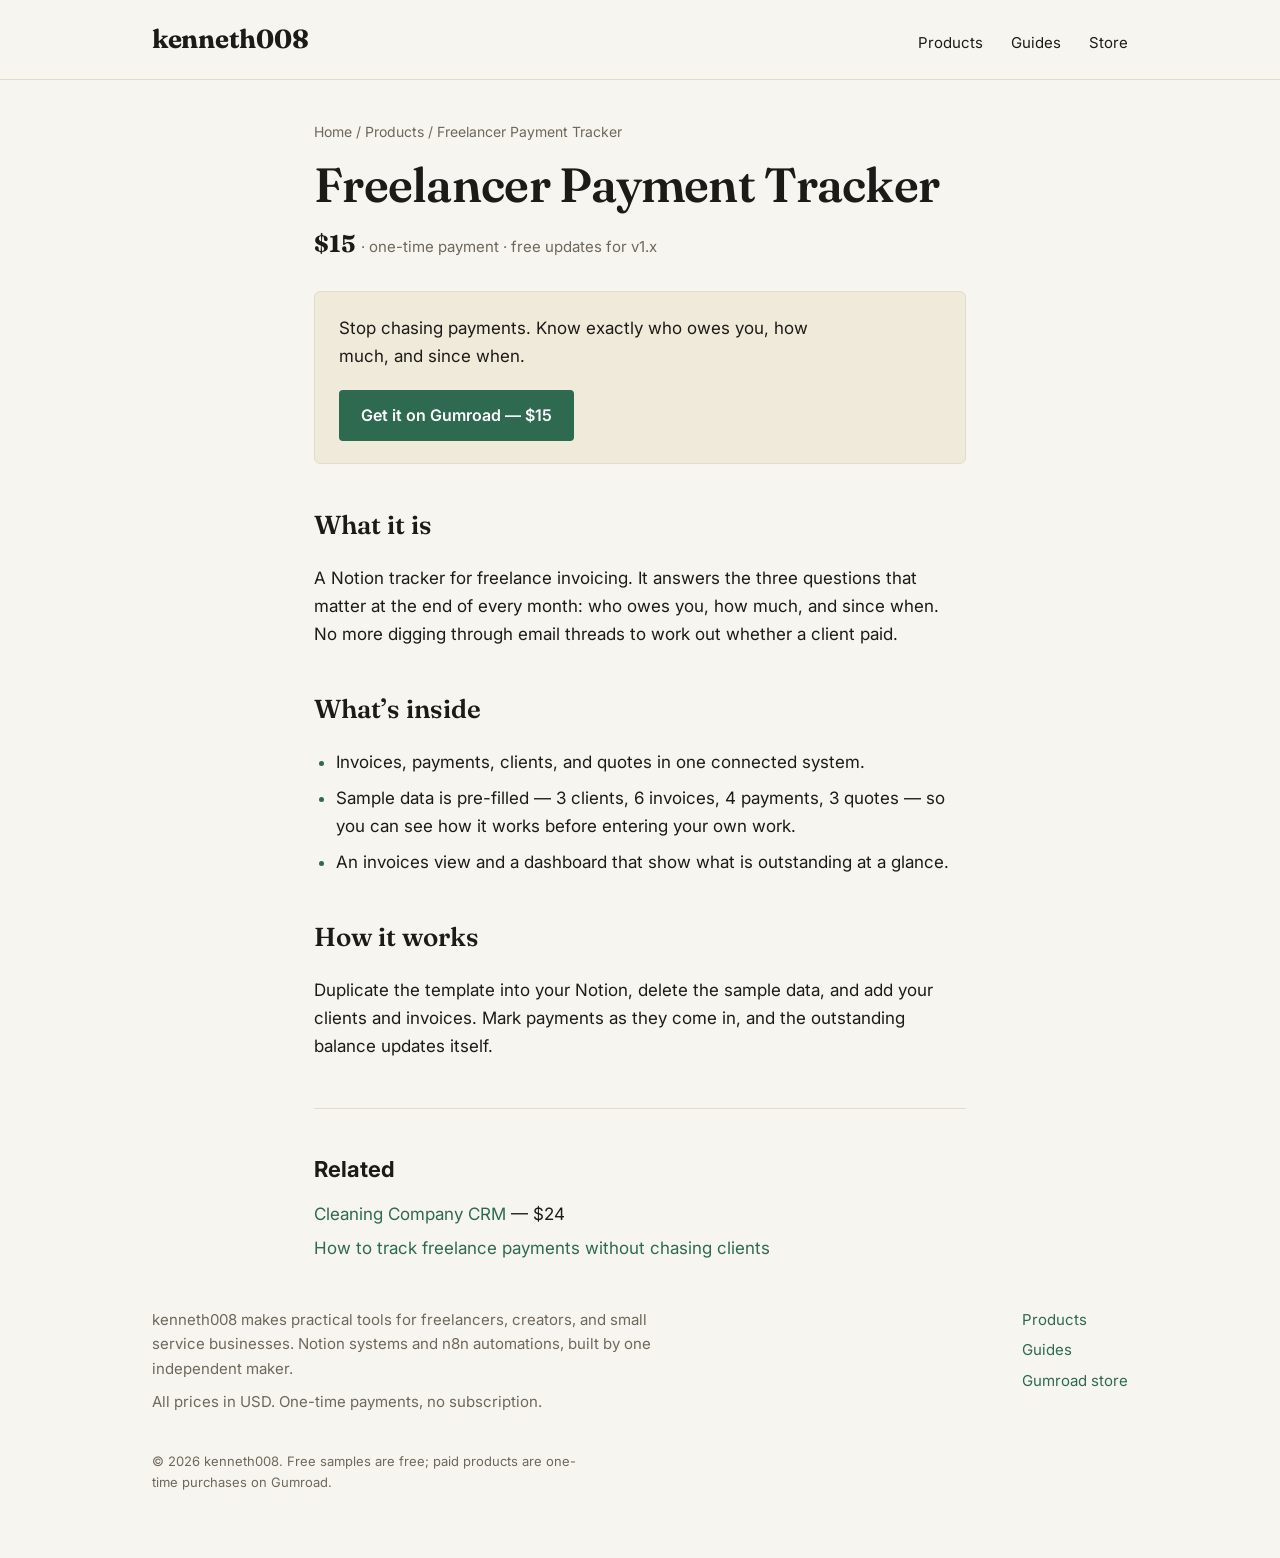
<file: products/freelancer-payment-tracker/index.html>
<!DOCTYPE html>
<html lang="en">
<head>
<meta charset="utf-8">
<meta name="viewport" content="width=device-width, initial-scale=1">
<title>Freelancer Payment Tracker — kenneth008</title>
<meta name="description" content="Stop chasing payments. Know exactly who owes you, how much, and since when.">
<link rel="canonical" href="https://00kenneth008-bit.github.io/products/freelancer-payment-tracker/">
<meta property="og:title" content="Freelancer Payment Tracker — kenneth008">
<meta property="og:description" content="Stop chasing payments. Know exactly who owes you, how much, and since when.">
<meta property="og:type" content="product">
<meta property="og:url" content="https://00kenneth008-bit.github.io/products/freelancer-payment-tracker/">
<link rel="stylesheet" href="/style.css">
<link rel="preconnect" href="https://fonts.googleapis.com">
<link rel="preconnect" href="https://fonts.gstatic.com" crossorigin>
<link href="https://fonts.googleapis.com/css2?family=Fraunces:opsz,wght@9..144,600;9..144,700&family=Inter:wght@400;500;600;700&display=swap" rel="stylesheet">
<script>
    !function(t,e){var o,n,p,r;e.__SV||(window.posthog=e,e._i=[],e.init=function(i,s,a){function g(t,e){var o=e.split(".");2==o.length&&(t=t[o[0]],e=o[1]),t[e]=function(){t.push([e].concat(Array.prototype.slice.call(arguments,0)))}}(p=t.createElement("script")).type="text/javascript",p.crossOrigin="anonymous",p.async=!0,p.src=s.api_host.replace(".i.posthog.com","-assets.i.posthog.com")+"/static/array.js",(r=t.getElementsByTagName("script")[0]).parentNode.insertBefore(p,r);var u=e;for(void 0!==a?u=e[a]=[]:a="posthog",u.people=u.people||[],u.toString=function(t){var e="posthog";return"posthog"!==a&&(e+="."+a),t||(e+=" (stub)"),e},u.people.toString=function(){return u.toString(1)+".people (stub)"},o="capture identify alias people.set people.set_once set_config register register_once unregister opt_out_capturing has_opted_out_capturing opt_in_capturing reset isFeatureEnabled onFeatureFlags getFeatureFlag getFeatureFlagPayload reloadFeatureFlags group updateEarlyAccessFeatureEnrollment getEarlyAccessFeatures getActiveMatchingSurveys getSurveys getNextSurveyStep onSessionId".split(" "),n=0;n<o.length;n++)g(u,o[n]);e._i.push([i,s,a])},e.__SV=1)}(document,window.posthog||[]);
    posthog.init('phc_teZSoRJkLD9UegpRngxfnKepbcznAVnAbzdjSgokRKZQ',{api_host:'https://us.posthog.com'})
</script>
</head>
<body>
<header class="top"><div class="wrap top-in">
<a class="wordmark" href="/">kenneth008</a>
<nav><a href="/#products">Products</a><a href="/#guides">Guides</a><a href="https://kennyverse4462.gumroad.com" target="_blank" rel="noopener">Store</a></nav>
</div></header>

<main><div class="wrap narrow">
<p class="crumb"><a href="/">Home</a> / <a href="/#products">Products</a> / Freelancer Payment Tracker</p>
<div class="product-head">
<h1>Freelancer Payment Tracker</h1>
<p class="price-line"><strong>$15</strong> <span class="one-time">&middot; one-time payment &middot; free updates for v1.x</span></p>
</div>
<div class="buy-box">
<p>Stop chasing payments. Know exactly who owes you, how much, and since when.</p>
<a class="btn" href="https://kennyverse4462.gumroad.com/l/kwlaih" target="_blank" rel="noopener">Get it on Gumroad &mdash; $15</a>
</div>
<div class="product-body">
<h2>What it is</h2>
<p>A Notion tracker for freelance invoicing. It answers the three questions that matter at the end of every month: who owes you, how much, and since when. No more digging through email threads to work out whether a client paid.</p>
<h2>What&rsquo;s inside</h2>
<ul>
<li>Invoices, payments, clients, and quotes in one connected system.</li>
<li>Sample data is pre-filled &mdash; 3 clients, 6 invoices, 4 payments, 3 quotes &mdash; so you can see how it works before entering your own work.</li>
<li>An invoices view and a dashboard that show what is outstanding at a glance.</li>
</ul>
<h2>How it works</h2>
<p>Duplicate the template into your Notion, delete the sample data, and add your clients and invoices. Mark payments as they come in, and the outstanding balance updates itself.</p>
</div>
<div class="related"><h2>Related</h2><ul>
<li><a href="/products/cleaning-company-crm/">Cleaning Company CRM</a> &mdash; $24</li>
<li><a href="/guides/freelance-payment-tracking/">How to track freelance payments without chasing clients</a></li>
</ul></div>
</div></main>
<footer><div class="wrap">
<div class="foot-grid">
<div>
<p>kenneth008 makes practical tools for freelancers, creators, and small service businesses. Notion systems and n8n automations, built by one independent maker.</p>
<p>All prices in USD. One-time payments, no subscription.</p>
</div>
<nav>
<a href="/#products">Products</a>
<a href="/#guides">Guides</a>
<a href="https://kennyverse4462.gumroad.com" target="_blank" rel="noopener">Gumroad store</a>
</nav>
</div>
<p class="fine">&copy; 2026 kenneth008. Free samples are free; paid products are one-time purchases on Gumroad.</p>
</div></footer>
</body>
</html>
</file>
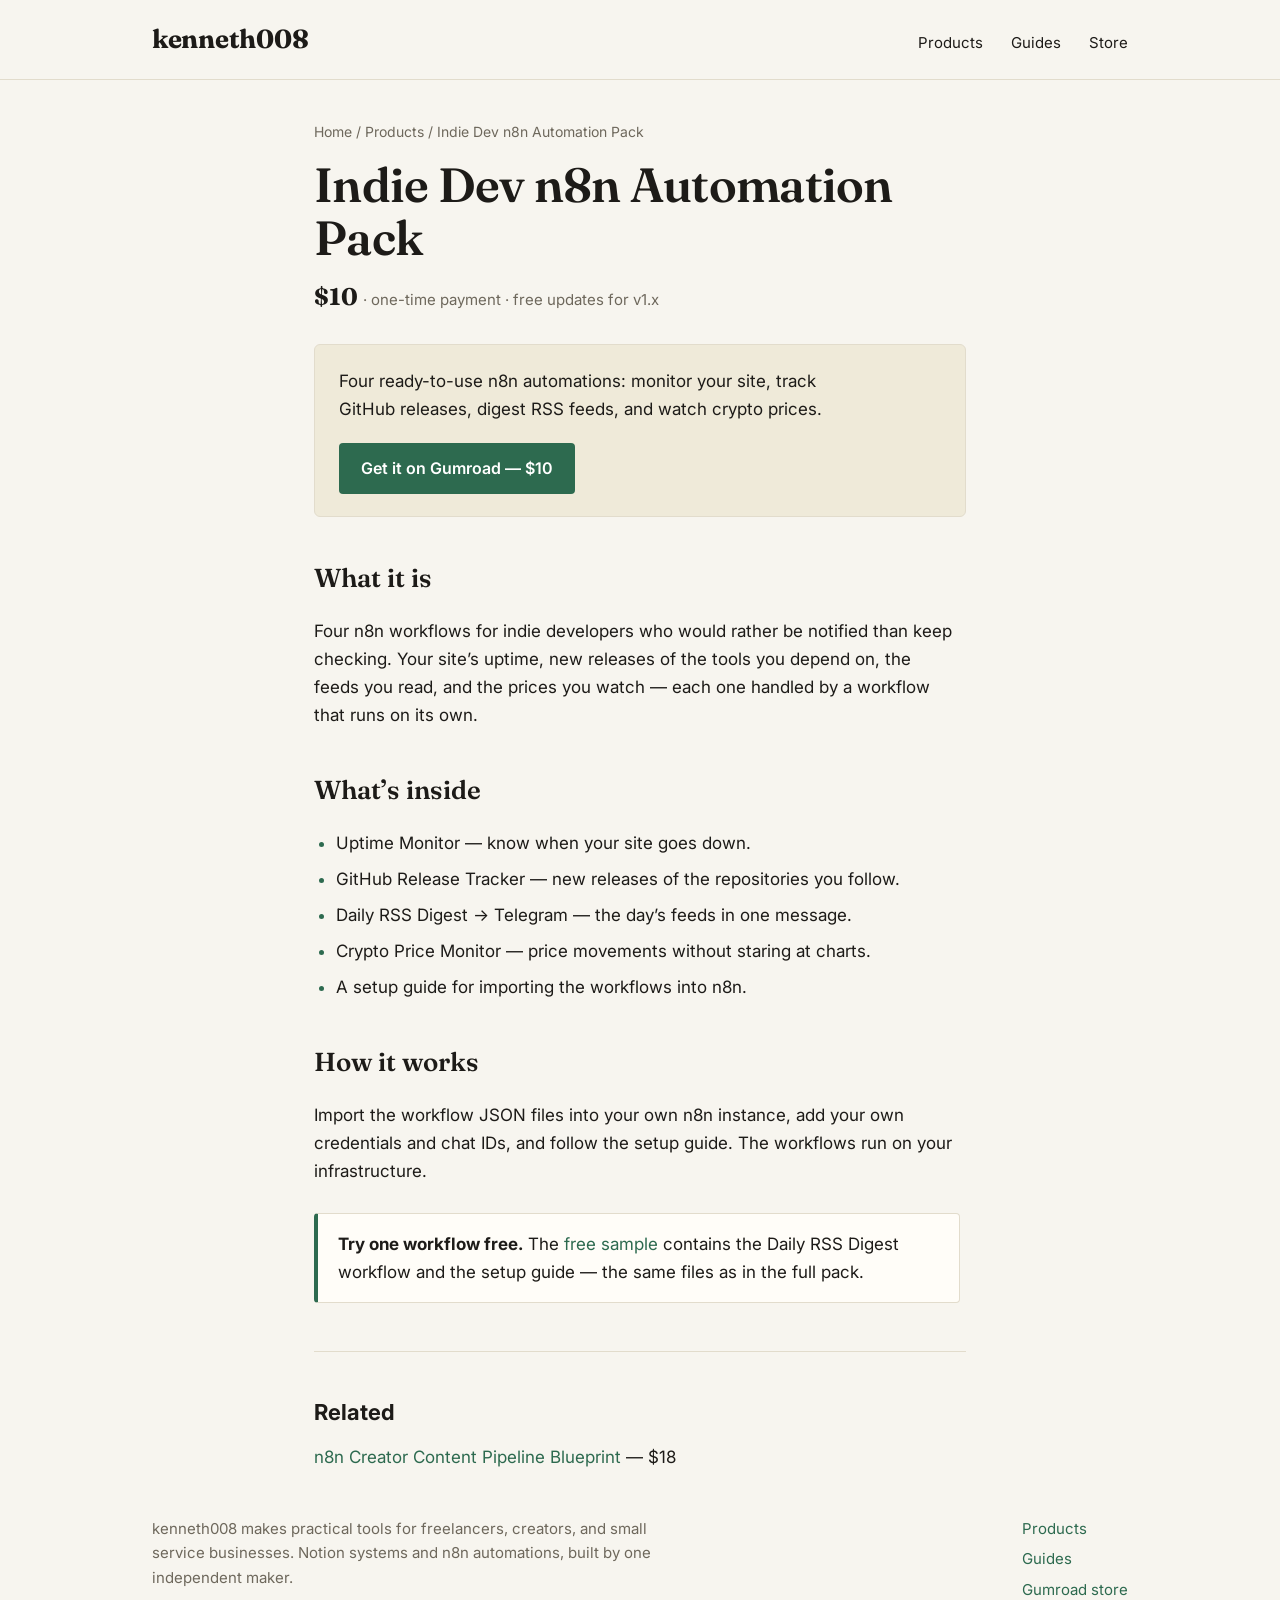
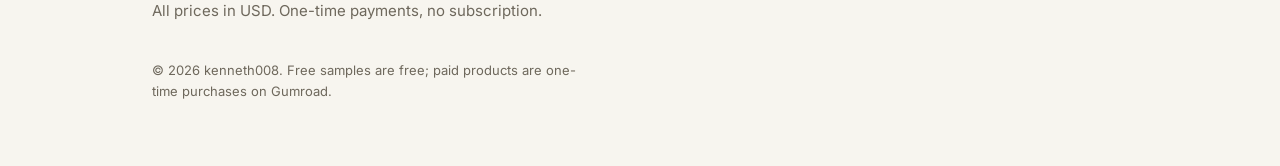
<file: products/indie-dev-n8n-pack/index.html>
<!DOCTYPE html>
<html lang="en">
<head>
<meta charset="utf-8">
<meta name="viewport" content="width=device-width, initial-scale=1">
<title>Indie Dev n8n Automation Pack — kenneth008</title>
<meta name="description" content="Four ready-to-use n8n automations: monitor your site, track GitHub releases, digest RSS feeds, and watch crypto prices.">
<link rel="canonical" href="https://00kenneth008-bit.github.io/products/indie-dev-n8n-pack/">
<meta property="og:title" content="Indie Dev n8n Automation Pack — kenneth008">
<meta property="og:description" content="Four ready-to-use n8n automations: monitor your site, track GitHub releases, digest RSS feeds, and watch crypto prices.">
<meta property="og:type" content="product">
<meta property="og:url" content="https://00kenneth008-bit.github.io/products/indie-dev-n8n-pack/">
<link rel="stylesheet" href="/style.css">
<link rel="preconnect" href="https://fonts.googleapis.com">
<link rel="preconnect" href="https://fonts.gstatic.com" crossorigin>
<link href="https://fonts.googleapis.com/css2?family=Fraunces:opsz,wght@9..144,600;9..144,700&family=Inter:wght@400;500;600;700&display=swap" rel="stylesheet">
<script>
    !function(t,e){var o,n,p,r;e.__SV||(window.posthog=e,e._i=[],e.init=function(i,s,a){function g(t,e){var o=e.split(".");2==o.length&&(t=t[o[0]],e=o[1]),t[e]=function(){t.push([e].concat(Array.prototype.slice.call(arguments,0)))}}(p=t.createElement("script")).type="text/javascript",p.crossOrigin="anonymous",p.async=!0,p.src=s.api_host.replace(".i.posthog.com","-assets.i.posthog.com")+"/static/array.js",(r=t.getElementsByTagName("script")[0]).parentNode.insertBefore(p,r);var u=e;for(void 0!==a?u=e[a]=[]:a="posthog",u.people=u.people||[],u.toString=function(t){var e="posthog";return"posthog"!==a&&(e+="."+a),t||(e+=" (stub)"),e},u.people.toString=function(){return u.toString(1)+".people (stub)"},o="capture identify alias people.set people.set_once set_config register register_once unregister opt_out_capturing has_opted_out_capturing opt_in_capturing reset isFeatureEnabled onFeatureFlags getFeatureFlag getFeatureFlagPayload reloadFeatureFlags group updateEarlyAccessFeatureEnrollment getEarlyAccessFeatures getActiveMatchingSurveys getSurveys getNextSurveyStep onSessionId".split(" "),n=0;n<o.length;n++)g(u,o[n]);e._i.push([i,s,a])},e.__SV=1)}(document,window.posthog||[]);
    posthog.init('phc_teZSoRJkLD9UegpRngxfnKepbcznAVnAbzdjSgokRKZQ',{api_host:'https://us.posthog.com'})
</script>
</head>
<body>
<header class="top"><div class="wrap top-in">
<a class="wordmark" href="/">kenneth008</a>
<nav><a href="/#products">Products</a><a href="/#guides">Guides</a><a href="https://kennyverse4462.gumroad.com" target="_blank" rel="noopener">Store</a></nav>
</div></header>

<main><div class="wrap narrow">
<p class="crumb"><a href="/">Home</a> / <a href="/#products">Products</a> / Indie Dev n8n Automation Pack</p>
<div class="product-head">
<h1>Indie Dev n8n Automation Pack</h1>
<p class="price-line"><strong>$10</strong> <span class="one-time">&middot; one-time payment &middot; free updates for v1.x</span></p>
</div>
<div class="buy-box">
<p>Four ready-to-use n8n automations: monitor your site, track GitHub releases, digest RSS feeds, and watch crypto prices.</p>
<a class="btn" href="https://kennyverse4462.gumroad.com/l/mljptm" target="_blank" rel="noopener">Get it on Gumroad &mdash; $10</a>
</div>
<div class="product-body">
<h2>What it is</h2>
<p>Four n8n workflows for indie developers who would rather be notified than keep checking. Your site&rsquo;s uptime, new releases of the tools you depend on, the feeds you read, and the prices you watch &mdash; each one handled by a workflow that runs on its own.</p>
<h2>What&rsquo;s inside</h2>
<ul>
<li>Uptime Monitor &mdash; know when your site goes down.</li>
<li>GitHub Release Tracker &mdash; new releases of the repositories you follow.</li>
<li>Daily RSS Digest &rarr; Telegram &mdash; the day&rsquo;s feeds in one message.</li>
<li>Crypto Price Monitor &mdash; price movements without staring at charts.</li>
<li>A setup guide for importing the workflows into n8n.</li>
</ul>
<h2>How it works</h2>
<p>Import the workflow JSON files into your own n8n instance, add your own credentials and chat IDs, and follow the setup guide. The workflows run on your infrastructure.</p>
<div class="note-box"><p><strong>Try one workflow free.</strong> The <a href="https://kennyverse4462.gumroad.com/l/rss-digest-free-sample" target="_blank" rel="noopener">free sample</a> contains the Daily RSS Digest workflow and the setup guide &mdash; the same files as in the full pack.</p></div>
</div>
<div class="related"><h2>Related</h2><ul>
<li><a href="/products/n8n-creator-blueprint/">n8n Creator Content Pipeline Blueprint</a> &mdash; $18</li>
</ul></div>
</div></main>
<footer><div class="wrap">
<div class="foot-grid">
<div>
<p>kenneth008 makes practical tools for freelancers, creators, and small service businesses. Notion systems and n8n automations, built by one independent maker.</p>
<p>All prices in USD. One-time payments, no subscription.</p>
</div>
<nav>
<a href="/#products">Products</a>
<a href="/#guides">Guides</a>
<a href="https://kennyverse4462.gumroad.com" target="_blank" rel="noopener">Gumroad store</a>
</nav>
</div>
<p class="fine">&copy; 2026 kenneth008. Free samples are free; paid products are one-time purchases on Gumroad.</p>
</div></footer>
</body>
</html>
</file>
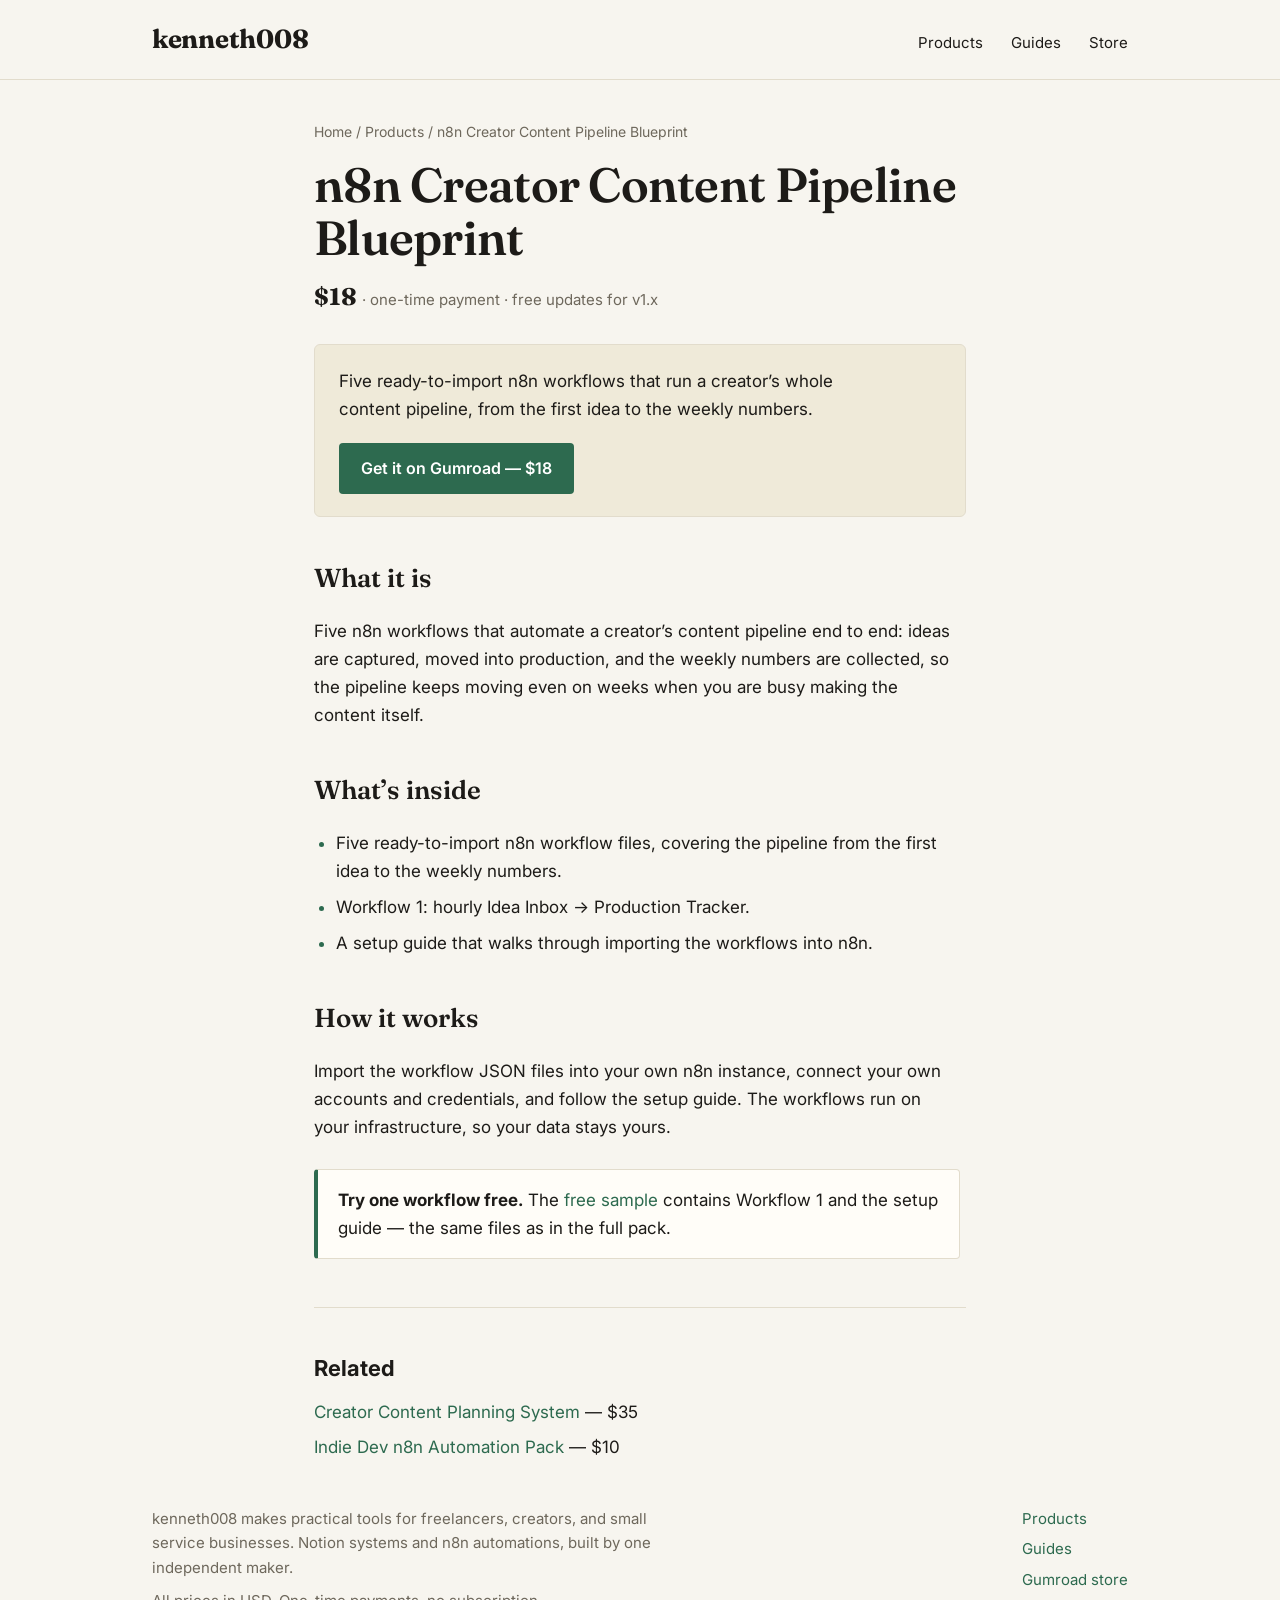
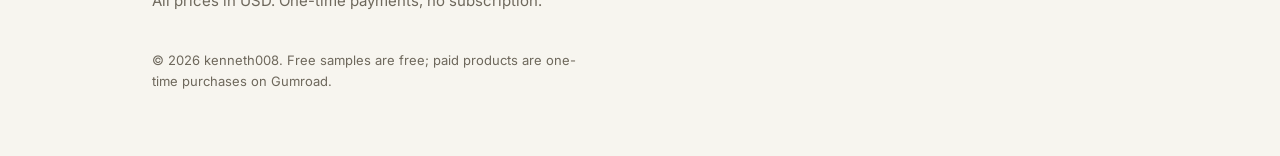
<file: products/n8n-creator-blueprint/index.html>
<!DOCTYPE html>
<html lang="en">
<head>
<meta charset="utf-8">
<meta name="viewport" content="width=device-width, initial-scale=1">
<title>n8n Creator Content Pipeline Blueprint — kenneth008</title>
<meta name="description" content="Five ready-to-import n8n workflows that run a creator&rsquo;s whole content pipeline, from the first idea to the weekly numbers.">
<link rel="canonical" href="https://00kenneth008-bit.github.io/products/n8n-creator-blueprint/">
<meta property="og:title" content="n8n Creator Content Pipeline Blueprint — kenneth008">
<meta property="og:description" content="Five ready-to-import n8n workflows that run a creator&rsquo;s whole content pipeline, from the first idea to the weekly numbers.">
<meta property="og:type" content="product">
<meta property="og:url" content="https://00kenneth008-bit.github.io/products/n8n-creator-blueprint/">
<link rel="stylesheet" href="/style.css">
<link rel="preconnect" href="https://fonts.googleapis.com">
<link rel="preconnect" href="https://fonts.gstatic.com" crossorigin>
<link href="https://fonts.googleapis.com/css2?family=Fraunces:opsz,wght@9..144,600;9..144,700&family=Inter:wght@400;500;600;700&display=swap" rel="stylesheet">
<script>
    !function(t,e){var o,n,p,r;e.__SV||(window.posthog=e,e._i=[],e.init=function(i,s,a){function g(t,e){var o=e.split(".");2==o.length&&(t=t[o[0]],e=o[1]),t[e]=function(){t.push([e].concat(Array.prototype.slice.call(arguments,0)))}}(p=t.createElement("script")).type="text/javascript",p.crossOrigin="anonymous",p.async=!0,p.src=s.api_host.replace(".i.posthog.com","-assets.i.posthog.com")+"/static/array.js",(r=t.getElementsByTagName("script")[0]).parentNode.insertBefore(p,r);var u=e;for(void 0!==a?u=e[a]=[]:a="posthog",u.people=u.people||[],u.toString=function(t){var e="posthog";return"posthog"!==a&&(e+="."+a),t||(e+=" (stub)"),e},u.people.toString=function(){return u.toString(1)+".people (stub)"},o="capture identify alias people.set people.set_once set_config register register_once unregister opt_out_capturing has_opted_out_capturing opt_in_capturing reset isFeatureEnabled onFeatureFlags getFeatureFlag getFeatureFlagPayload reloadFeatureFlags group updateEarlyAccessFeatureEnrollment getEarlyAccessFeatures getActiveMatchingSurveys getSurveys getNextSurveyStep onSessionId".split(" "),n=0;n<o.length;n++)g(u,o[n]);e._i.push([i,s,a])},e.__SV=1)}(document,window.posthog||[]);
    posthog.init('phc_teZSoRJkLD9UegpRngxfnKepbcznAVnAbzdjSgokRKZQ',{api_host:'https://us.posthog.com'})
</script>
</head>
<body>
<header class="top"><div class="wrap top-in">
<a class="wordmark" href="/">kenneth008</a>
<nav><a href="/#products">Products</a><a href="/#guides">Guides</a><a href="https://kennyverse4462.gumroad.com" target="_blank" rel="noopener">Store</a></nav>
</div></header>

<main><div class="wrap narrow">
<p class="crumb"><a href="/">Home</a> / <a href="/#products">Products</a> / n8n Creator Content Pipeline Blueprint</p>
<div class="product-head">
<h1>n8n Creator Content Pipeline Blueprint</h1>
<p class="price-line"><strong>$18</strong> <span class="one-time">&middot; one-time payment &middot; free updates for v1.x</span></p>
</div>
<div class="buy-box">
<p>Five ready-to-import n8n workflows that run a creator&rsquo;s whole content pipeline, from the first idea to the weekly numbers.</p>
<a class="btn" href="https://kennyverse4462.gumroad.com/l/hkqhou" target="_blank" rel="noopener">Get it on Gumroad &mdash; $18</a>
</div>
<div class="product-body">
<h2>What it is</h2>
<p>Five n8n workflows that automate a creator&rsquo;s content pipeline end to end: ideas are captured, moved into production, and the weekly numbers are collected, so the pipeline keeps moving even on weeks when you are busy making the content itself.</p>
<h2>What&rsquo;s inside</h2>
<ul>
<li>Five ready-to-import n8n workflow files, covering the pipeline from the first idea to the weekly numbers.</li>
<li>Workflow 1: hourly Idea Inbox &rarr; Production Tracker.</li>
<li>A setup guide that walks through importing the workflows into n8n.</li>
</ul>
<h2>How it works</h2>
<p>Import the workflow JSON files into your own n8n instance, connect your own accounts and credentials, and follow the setup guide. The workflows run on your infrastructure, so your data stays yours.</p>
<div class="note-box"><p><strong>Try one workflow free.</strong> The <a href="https://kennyverse4462.gumroad.com/l/idea-inbox-free-sample" target="_blank" rel="noopener">free sample</a> contains Workflow 1 and the setup guide &mdash; the same files as in the full pack.</p></div>
</div>
<div class="related"><h2>Related</h2><ul>
<li><a href="/products/creator-content-planning-system/">Creator Content Planning System</a> &mdash; $35</li>
<li><a href="/products/indie-dev-n8n-pack/">Indie Dev n8n Automation Pack</a> &mdash; $10</li>
</ul></div>
</div></main>
<footer><div class="wrap">
<div class="foot-grid">
<div>
<p>kenneth008 makes practical tools for freelancers, creators, and small service businesses. Notion systems and n8n automations, built by one independent maker.</p>
<p>All prices in USD. One-time payments, no subscription.</p>
</div>
<nav>
<a href="/#products">Products</a>
<a href="/#guides">Guides</a>
<a href="https://kennyverse4462.gumroad.com" target="_blank" rel="noopener">Gumroad store</a>
</nav>
</div>
<p class="fine">&copy; 2026 kenneth008. Free samples are free; paid products are one-time purchases on Gumroad.</p>
</div></footer>
</body>
</html>
</file>
<file: style.css>
/* kenneth008 — content hub
   Ledger vernacular: ink on paper, ruled lines, one deep green.
   Fraunces for display, Inter for body. Quiet everywhere except the ledger. */

:root {
  --paper: #f7f5ef;
  --wash: #efead9;
  --white: #fffdf8;
  --ink: #1d1b18;
  --muted: #6e685c;
  --rule: #e2dccc;
  --green: #2d6a4f;
  --green-deep: #1f4d38;
  --red: #b3402a;
}

* { box-sizing: border-box; }

html { scroll-behavior: smooth; }

body {
  margin: 0;
  background: var(--paper);
  color: var(--ink);
  font-family: "Inter", -apple-system, "Segoe UI", Roboto, "Helvetica Neue", Arial, sans-serif;
  font-size: 17px;
  line-height: 1.65;
  -webkit-font-smoothing: antialiased;
}

a { color: var(--green); text-decoration: none; }
a:hover { text-decoration: underline; }
a:focus-visible { outline: 2px solid var(--green); outline-offset: 3px; }

.wrap { max-width: 1024px; margin: 0 auto; padding: 0 24px; }
.narrow { max-width: 700px; }

/* ---- top bar ---- */
.top { border-bottom: 1px solid var(--rule); background: var(--paper); }
.top-in {
  display: flex; align-items: baseline; justify-content: space-between;
  gap: 16px; padding-top: 18px; padding-bottom: 18px; flex-wrap: wrap;
}
.wordmark {
  font-family: "Fraunces", Georgia, "Times New Roman", serif;
  font-weight: 700; font-size: 26px; letter-spacing: -0.01em;
  color: var(--ink);
}
.wordmark:hover { text-decoration: none; color: var(--green); }
.top nav { display: flex; gap: 28px; font-size: 15px; }
.top nav a { color: var(--ink); }
.top nav a:hover { color: var(--green); }

/* ---- hero ---- */
.hero { padding: 72px 0 56px; border-bottom: 1px solid var(--rule); }
.hero h1 {
  font-family: "Fraunces", Georgia, serif;
  font-weight: 600;
  font-size: clamp(38px, 6vw, 60px);
  line-height: 1.08; letter-spacing: -0.015em;
  margin: 0 0 20px; max-width: 16em;
}
.hero p.lede { font-size: 19px; line-height: 1.6; color: var(--muted); max-width: 34em; margin: 0 0 28px; }
.hero .actions { display: flex; gap: 14px; flex-wrap: wrap; }

.btn {
  display: inline-block; background: var(--green); color: #fff;
  padding: 12px 22px; border-radius: 4px; font-weight: 600; font-size: 16px;
}
.btn:hover { background: var(--green-deep); text-decoration: none; }
.btn-ghost {
  display: inline-block; background: transparent; color: var(--ink);
  padding: 12px 22px; border: 1px solid var(--ink); border-radius: 4px;
  font-weight: 600; font-size: 16px;
}
.btn-ghost:hover { border-color: var(--green); color: var(--green); text-decoration: none; }

/* ---- sections ---- */
section.block { padding: 56px 0; border-bottom: 1px solid var(--rule); }
section.block h2 {
  font-family: "Fraunces", Georgia, serif;
  font-weight: 600; font-size: 32px; letter-spacing: -0.01em;
  margin: 0 0 8px;
}
.section-note { color: var(--muted); margin: 0 0 28px; max-width: 38em; }

/* ---- ledger (the one memorable element) ---- */
.ledger { border-top: 2px solid var(--ink); }
.ledger-row {
  display: grid;
  grid-template-columns: 1fr 110px 96px;
  gap: 20px; align-items: baseline;
  padding: 20px 0;
  border-bottom: 1px solid var(--rule);
}
.ledger-row h3 { margin: 0 0 4px; font-size: 19px; font-weight: 650; }
.ledger-row h3 a { color: var(--ink); }
.ledger-row h3 a:hover { color: var(--green); }
.ledger-row p { margin: 0; color: var(--muted); font-size: 15px; line-height: 1.55; }
.ledger-price {
  font-family: "Fraunces", Georgia, serif; font-weight: 700; font-size: 20px;
  text-align: right; white-space: nowrap;
}
.ledger-price .free { color: var(--green); }
.ledger-link { text-align: right; font-size: 15px; font-weight: 600; white-space: nowrap; }

/* ---- guide list ---- */
.guide-row {
  display: grid; grid-template-columns: 1fr auto; gap: 20px; align-items: baseline;
  padding: 20px 0; border-bottom: 1px solid var(--rule);
}
.guide-row:first-of-type { border-top: 2px solid var(--ink); }
.guide-row h3 { margin: 0 0 4px; font-size: 19px; font-weight: 650; }
.guide-row h3 a { color: var(--ink); }
.guide-row h3 a:hover { color: var(--green); }
.guide-row p { margin: 0; color: var(--muted); font-size: 15px; }
.guide-row .mins { color: var(--muted); font-size: 14px; white-space: nowrap; }

/* ---- about ---- */
.about p { max-width: 36em; }
.about p + p { margin-top: 14px; }

/* ---- footer ---- */
footer { padding: 40px 0 56px; }
footer .foot-grid { display: flex; justify-content: space-between; gap: 32px; flex-wrap: wrap; }
footer p { margin: 0 0 8px; color: var(--muted); font-size: 15px; max-width: 34em; }
footer nav { display: flex; flex-direction: column; gap: 6px; font-size: 15px; }
footer .fine { margin-top: 28px; font-size: 13px; color: var(--muted); }

/* ---- product pages ---- */
.crumb { font-size: 14px; color: var(--muted); margin: 40px 0 16px; }
.crumb a { color: var(--muted); }
.product-head h1 {
  font-family: "Fraunces", Georgia, serif; font-weight: 600;
  font-size: clamp(34px, 5vw, 48px); line-height: 1.1; letter-spacing: -0.015em;
  margin: 0 0 12px; max-width: 18em;
}
.price-line { font-size: 19px; margin: 0 0 8px; }
.price-line strong {
  font-family: "Fraunces", Georgia, serif; font-size: 24px; font-weight: 700;
}
.price-line .one-time { color: var(--muted); font-size: 15px; }
.buy-box {
  background: var(--wash); border: 1px solid var(--rule); border-radius: 6px;
  padding: 22px 24px; margin: 28px 0 40px;
  display: flex; justify-content: space-between; align-items: center; gap: 20px; flex-wrap: wrap;
}
.buy-box p { margin: 0; max-width: 30em; }
.buy-box .btn { white-space: nowrap; }
.product-body h2 {
  font-family: "Fraunces", Georgia, serif; font-weight: 600; font-size: 26px;
  margin: 40px 0 12px;
}
.product-body p { max-width: 38em; }
.product-body ul { max-width: 38em; padding-left: 22px; }
.product-body li { margin-bottom: 8px; }
.product-body li::marker { color: var(--green); }
.note-box {
  background: var(--white); border: 1px solid var(--rule); border-left: 4px solid var(--green);
  border-radius: 4px; padding: 16px 20px; margin: 28px 0; max-width: 38em;
}
.note-box p { margin: 0; }
.related { margin-top: 48px; padding-top: 24px; border-top: 1px solid var(--rule); }
.related h2 { font-size: 22px; margin-bottom: 12px; }
.related ul { list-style: none; padding: 0; margin: 0; }
.related li { margin-bottom: 6px; }

/* ---- articles ---- */
.article-head { padding: 56px 0 8px; }
.article-head h1 {
  font-family: "Fraunces", Georgia, serif; font-weight: 600;
  font-size: clamp(34px, 5vw, 48px); line-height: 1.12; letter-spacing: -0.015em;
  margin: 0 0 14px; max-width: 18em;
}
.article-meta { color: var(--muted); font-size: 15px; margin: 0 0 8px; }
.article-body { padding: 24px 0 8px; }
.article-body p { max-width: 38em; }
.article-body p.lead { font-size: 19px; line-height: 1.6; color: var(--ink); }
.article-body h2 {
  font-family: "Fraunces", Georgia, serif; font-weight: 600; font-size: 27px;
  margin: 44px 0 12px;
}
.article-body ul, .article-body ol { max-width: 38em; padding-left: 22px; }
.article-body li { margin-bottom: 8px; }
.article-body li::marker { color: var(--green); }
.article-cta {
  background: var(--wash); border: 1px solid var(--rule); border-radius: 6px;
  padding: 24px 26px; margin: 44px 0 8px; max-width: 38em;
}
.article-cta h2 { margin-top: 0; font-size: 24px; }
.article-cta p { margin-bottom: 18px; }

@media (max-width: 640px) {
  .ledger-row { grid-template-columns: 1fr auto; }
  .ledger-row .ledger-link { grid-column: 1 / -1; text-align: left; }
  .ledger-price { text-align: left; }
  .guide-row { grid-template-columns: 1fr; }
  .hero { padding: 48px 0 40px; }
  section.block { padding: 40px 0; }
}
</file>
